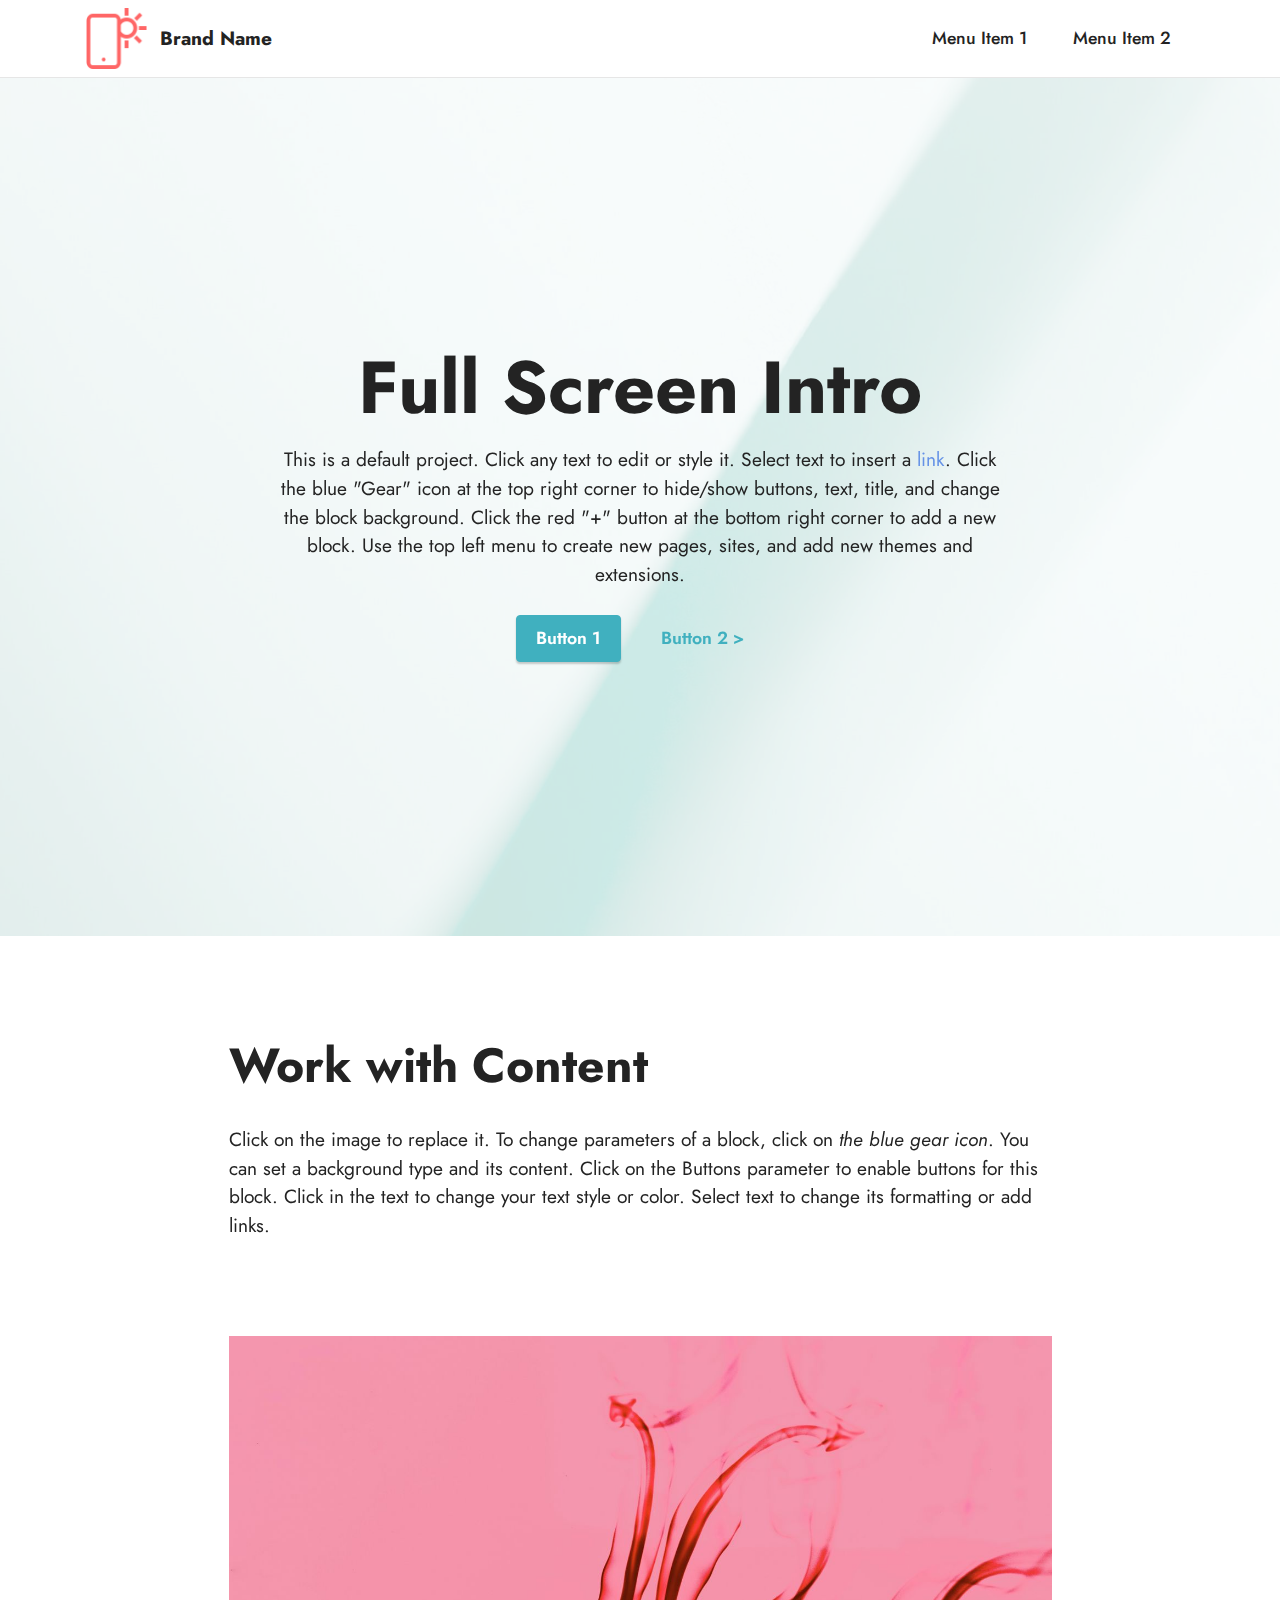
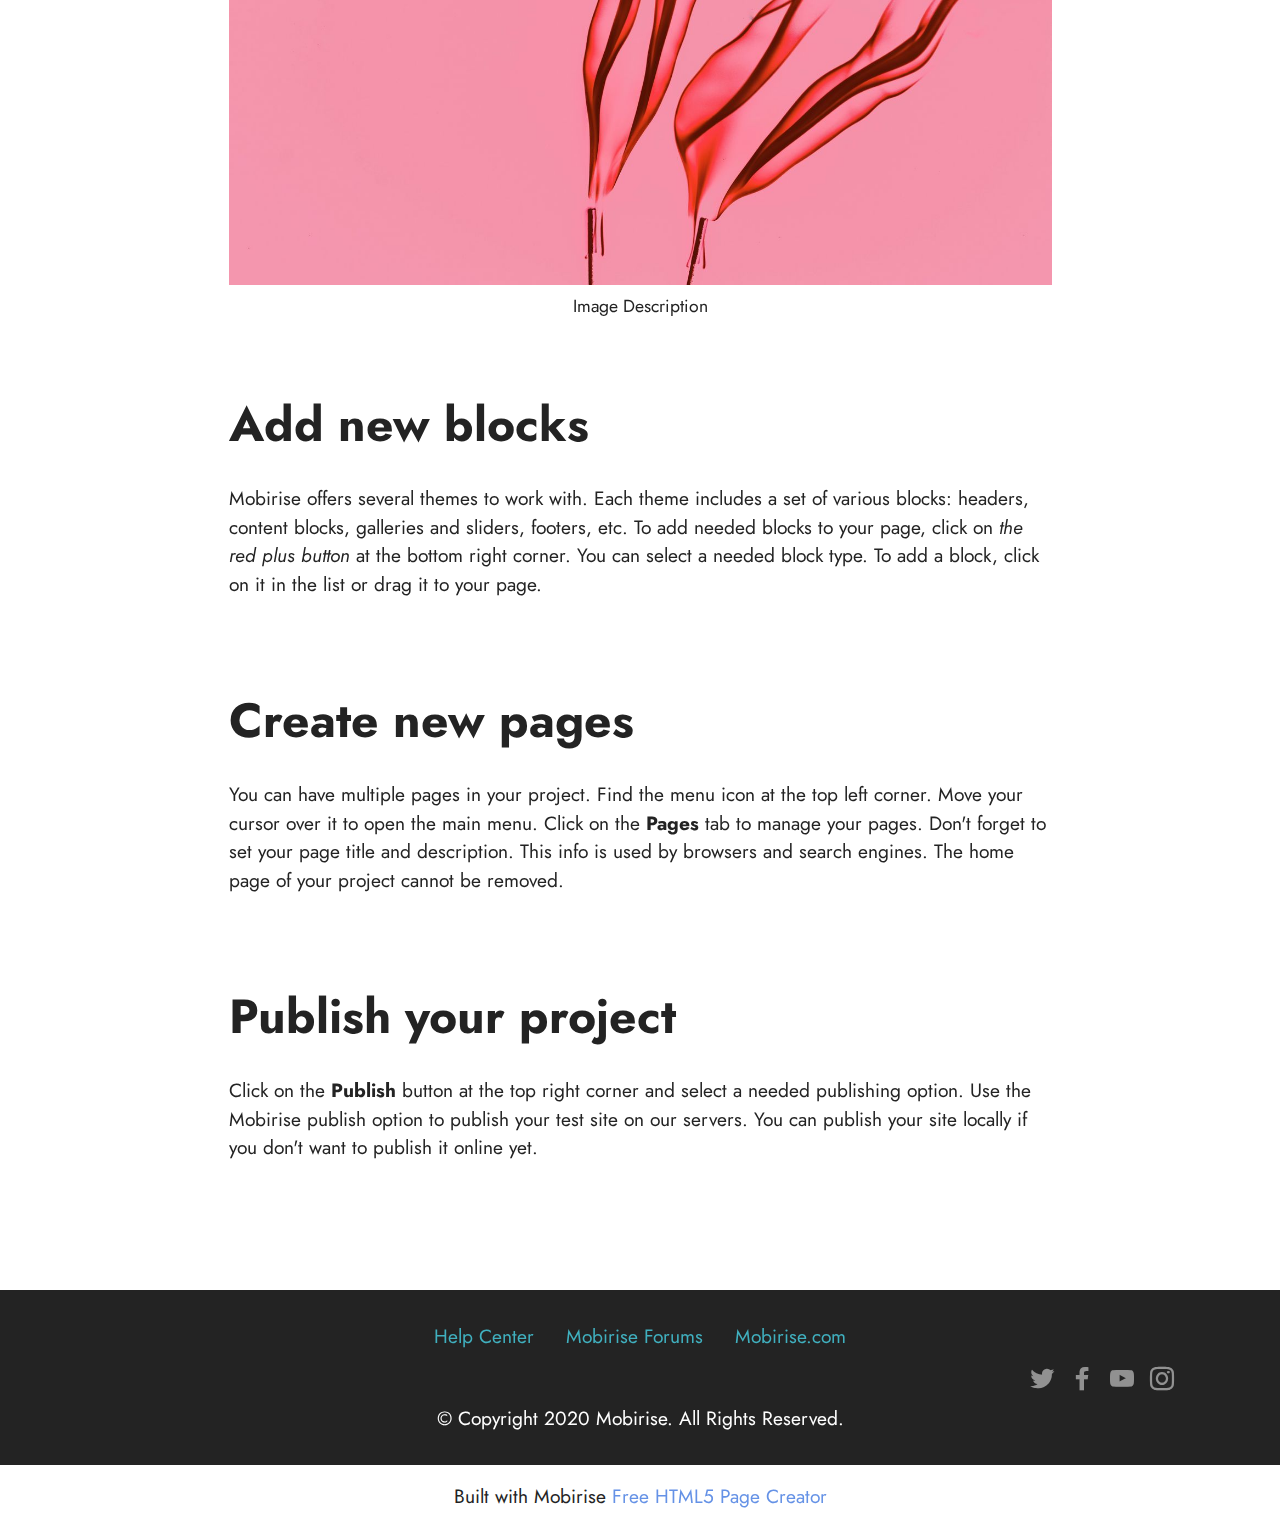
<file: index.html>
<!DOCTYPE html>
<html  >
<head>
  <!-- Site made with Mobirise Website Builder v5.6.13, https://mobirise.com -->
  <meta charset="UTF-8">
  <meta http-equiv="X-UA-Compatible" content="IE=edge">
  <meta name="generator" content="Mobirise v5.6.13, mobirise.com">
  <meta name="twitter:card" content="summary_large_image"/>
  <meta name="twitter:image:src" content="">
  <meta property="og:image" content="">
  <meta name="twitter:title" content="Home">
  <meta name="viewport" content="width=device-width, initial-scale=1, minimum-scale=1">
  <link rel="shortcut icon" href="assets/images/logo.png" type="image/x-icon">
  <meta name="description" content="">
  
  
  <title>Home</title>
  <link rel="stylesheet" href="assets/bootstrap/css/bootstrap.min.css">
  <link rel="stylesheet" href="assets/bootstrap/css/bootstrap-grid.min.css">
  <link rel="stylesheet" href="assets/bootstrap/css/bootstrap-reboot.min.css">
  <link rel="stylesheet" href="assets/parallax/jarallax.css">
  <link rel="stylesheet" href="assets/dropdown/css/style.css">
  <link rel="stylesheet" href="assets/socicon/css/styles.css">
  <link rel="stylesheet" href="assets/theme/css/style.css">
  <link rel="preload" href="https://fonts.googleapis.com/css?family=Jost:100,200,300,400,500,600,700,800,900,100i,200i,300i,400i,500i,600i,700i,800i,900i&display=swap" as="style" onload="this.onload=null;this.rel='stylesheet'">
  <noscript><link rel="stylesheet" href="https://fonts.googleapis.com/css?family=Jost:100,200,300,400,500,600,700,800,900,100i,200i,300i,400i,500i,600i,700i,800i,900i&display=swap"></noscript>
  <link rel="preload" as="style" href="assets/mobirise/css/mbr-additional.css"><link rel="stylesheet" href="assets/mobirise/css/mbr-additional.css" type="text/css">
  
  
  
  
</head>
<body>
  
  <section data-bs-version="5.1" class="menu cid-s48OLK6784" once="menu" id="menu1-h">
    
    <nav class="navbar navbar-dropdown navbar-fixed-top navbar-expand-lg">
        <div class="container">
            <div class="navbar-brand">
                <span class="navbar-logo">
                    <a href="https://mobiri.se">
                        <img src="assets/images/logo.png" alt="Mobirise Website Builder" style="height: 3.8rem;">
                    </a>
                </span>
                <span class="navbar-caption-wrap"><a class="navbar-caption text-black display-7" href="https://mobiri.se">Brand Name</a></span>
            </div>
            <button class="navbar-toggler" type="button" data-toggle="collapse" data-bs-toggle="collapse" data-target="#navbarSupportedContent" data-bs-target="#navbarSupportedContent" aria-controls="navbarNavAltMarkup" aria-expanded="false" aria-label="Toggle navigation">
                <div class="hamburger">
                    <span></span>
                    <span></span>
                    <span></span>
                    <span></span>
                </div>
            </button>
            <div class="collapse navbar-collapse" id="navbarSupportedContent">
                <ul class="navbar-nav nav-dropdown nav-right" data-app-modern-menu="true"><li class="nav-item"><a class="nav-link link text-black display-4" href="https://mobirise.com">Menu Item 1</a></li>
                    <li class="nav-item"><a class="nav-link link text-black display-4" href="https://mobirise.com">
                            Menu Item 2</a></li></ul>
                
                
            </div>
        </div>
    </nav>

</section>

<section data-bs-version="5.1" class="header1 cid-s48MCQYojq mbr-fullscreen mbr-parallax-background" id="header1-f">

    

    <div class="mbr-overlay" style="opacity: 0.8; background-color: rgb(255, 255, 255);"></div>

    <div class="align-center container">
        <div class="row justify-content-center">
            <div class="col-12 col-lg-8">
                <h1 class="mbr-section-title mbr-fonts-style mb-3 display-1"><strong>Full Screen Intro</strong></h1>
                
                <p class="mbr-text mbr-fonts-style display-7">This is a default project. Click any text to edit or style it. Select text to insert a <a href="http://mobirise.com">link</a>. Click the blue "Gear" icon at the top right corner to hide/show buttons, text, title, and change the block background. Click the red "+" button at the bottom right corner to add a new block. Use the top left menu to create new pages, sites, and add new themes and extensions.</p>
                <div class="mbr-section-btn mt-3"><a class="btn btn-success display-4" href="https://mobirise.com">Button 1</a> <a class="btn btn-success-outline display-4" href="https://mobirise.com">Button 2 &gt;</a></div>
            </div>
        </div>
    </div>
</section>

<section data-bs-version="5.1" class="content1 cid-s48udlf8KU" id="content1-8">
    
    <div class="container">
        <div class="row justify-content-center">
            <div class="title col-12 col-md-9">
                <h3 class="mbr-section-title mbr-fonts-style align-center mb-4 display-2"><strong>Work with Content</strong></h3>
                <h4 class="mbr-section-subtitle align-center mbr-fonts-style mb-4 display-7">Click on the image to replace it. To change parameters of a block, click on <em>the blue gear icon</em>. You can set a background type and its content. Click on the Buttons parameter to enable buttons for this block. Click in the text to change your text style or color. Select text to change its formatting or add links.</h4>
                
            </div>
        </div>
    </div>
</section>

<section data-bs-version="5.1" class="image3 cid-s48upRUlSD" id="image3-9">
    

    

    <div class="container">
        <div class="row justify-content-center">
            <div class="col-12 col-lg-9">
                <div class="image-wrapper">
                    <img src="assets/images/6.jpg" alt="Mobirise Website Builder">
                    <p class="mbr-description mbr-fonts-style mt-2 align-center display-4">
                        Image Description</p>
                </div>
            </div>
        </div>
    </div>
</section>

<section data-bs-version="5.1" class="content1 cid-s48vaXqeL6" id="content1-b">
    
    <div class="container">
        <div class="row justify-content-center">
            <div class="title col-12 col-md-9">
                <h3 class="mbr-section-title mbr-fonts-style align-center mb-4 display-2"><strong>Add new blocks</strong></h3>
                <h4 class="mbr-section-subtitle align-center mbr-fonts-style mb-4 display-7">Mobirise offers several themes to work with. Each theme includes a set of various blocks: headers, content blocks, galleries and sliders, footers, etc. To add needed blocks to your page, click on <em>the red plus button </em>at the bottom right corner. You can select a needed block type. To add a block, click on it in the list or drag it to your page.</h4>
                
            </div>
        </div>
    </div>
</section>

<section data-bs-version="5.1" class="content1 cid-s48vnjULo4" id="content1-c">
    
    <div class="container">
        <div class="row justify-content-center">
            <div class="title col-12 col-md-9">
                <h3 class="mbr-section-title mbr-fonts-style align-center mb-4 display-2"><strong>Create new pages</strong></h3>
                <h4 class="mbr-section-subtitle align-center mbr-fonts-style mb-4 display-7">You can have multiple pages in your project. Find the menu icon at the top left corner. Move your cursor over it to open the main menu. Click on the <strong>Pages </strong>tab to manage your pages. Don't forget to set your page title and description. This info is used by browsers and search engines. The home page of your project cannot be removed.</h4>
                
            </div>
        </div>
    </div>
</section>

<section data-bs-version="5.1" class="content1 cid-s48vrXhP0J" id="content1-d">
    
    <div class="container">
        <div class="row justify-content-center">
            <div class="title col-12 col-md-9">
                <h3 class="mbr-section-title mbr-fonts-style align-center mb-4 display-2"><strong>Publish your project
</strong></h3>
                <h4 class="mbr-section-subtitle align-center mbr-fonts-style mb-4 display-7">Click on the <strong>Publish </strong>button at the top right corner and select a needed publishing option. Use the Mobirise publish option to publish your test site on our servers. You can publish your site locally if you don't want to publish it online yet.</h4>
                
            </div>
        </div>
    </div>
</section>

<section data-bs-version="5.1" class="footer3 cid-s48P1Icc8J" once="footers" id="footer3-i">

    

    

    <div class="container">
        <div class="media-container-row align-center mbr-white">
            <div class="row row-links">
                <ul class="foot-menu">
                    
                    
                    
                    
                    
                <li class="foot-menu-item mbr-fonts-style display-7"><a href="https://mobirise.com/help/" class="text-success">Help Center</a></li><li class="foot-menu-item mbr-fonts-style display-7"><a href="http://forums.mobirise.com/" class="text-success">Mobirise Forums</a></li><li class="foot-menu-item mbr-fonts-style display-7"><a href="https://mobirise.com/" class="text-success">Mobirise.com</a></li></ul>
            </div>
            <div class="row social-row">
                <div class="social-list align-right pb-2">
                    
                    
                    
                    
                    
                    
                <div class="soc-item">
                        <a href="https://twitter.com/mobirise" target="_blank">
                            <span class="socicon-twitter socicon mbr-iconfont mbr-iconfont-social"></span>
                        </a>
                    </div><div class="soc-item">
                        <a href="https://www.facebook.com/pages/Mobirise/1616226671953247" target="_blank">
                            <span class="socicon-facebook socicon mbr-iconfont mbr-iconfont-social"></span>
                        </a>
                    </div><div class="soc-item">
                        <a href="https://www.youtube.com/c/mobirise" target="_blank">
                            <span class="socicon-youtube socicon mbr-iconfont mbr-iconfont-social"></span>
                        </a>
                    </div><div class="soc-item">
                        <a href="https://instagram.com/mobirise" target="_blank">
                            <span class="mbr-iconfont mbr-iconfont-social socicon-instagram socicon"></span>
                        </a>
                    </div></div>
            </div>
            <div class="row row-copirayt">
                <p class="mbr-text mb-0 mbr-fonts-style mbr-white align-center display-7">
                    © Copyright 2020 Mobirise. All Rights Reserved.
                </p>
            </div>
        </div>
    </div>
</section><section class="display-7" style="padding: 0;align-items: center;justify-content: center;flex-wrap: wrap;    align-content: center;display: flex;position: relative;height: 4rem;"><a href="https://mobiri.se/2868943" style="flex: 1 1;height: 4rem;position: absolute;width: 100%;z-index: 1;"><img alt="" style="height: 4rem;" src="[data-uri]"></a><p style="margin: 0;text-align: center;" class="display-7">Built with Mobirise &#8204;</p><a style="z-index:1" href="https://mobirise.com/html-builder.html">Free HTML5 Page Creator</a></section><script src="assets/bootstrap/js/bootstrap.bundle.min.js"></script>  <script src="assets/parallax/jarallax.js"></script>  <script src="assets/smoothscroll/smooth-scroll.js"></script>  <script src="assets/ytplayer/index.js"></script>  <script src="assets/dropdown/js/navbar-dropdown.js"></script>  <script src="assets/theme/js/script.js"></script>  
  
  
</body>
</html>
</file>
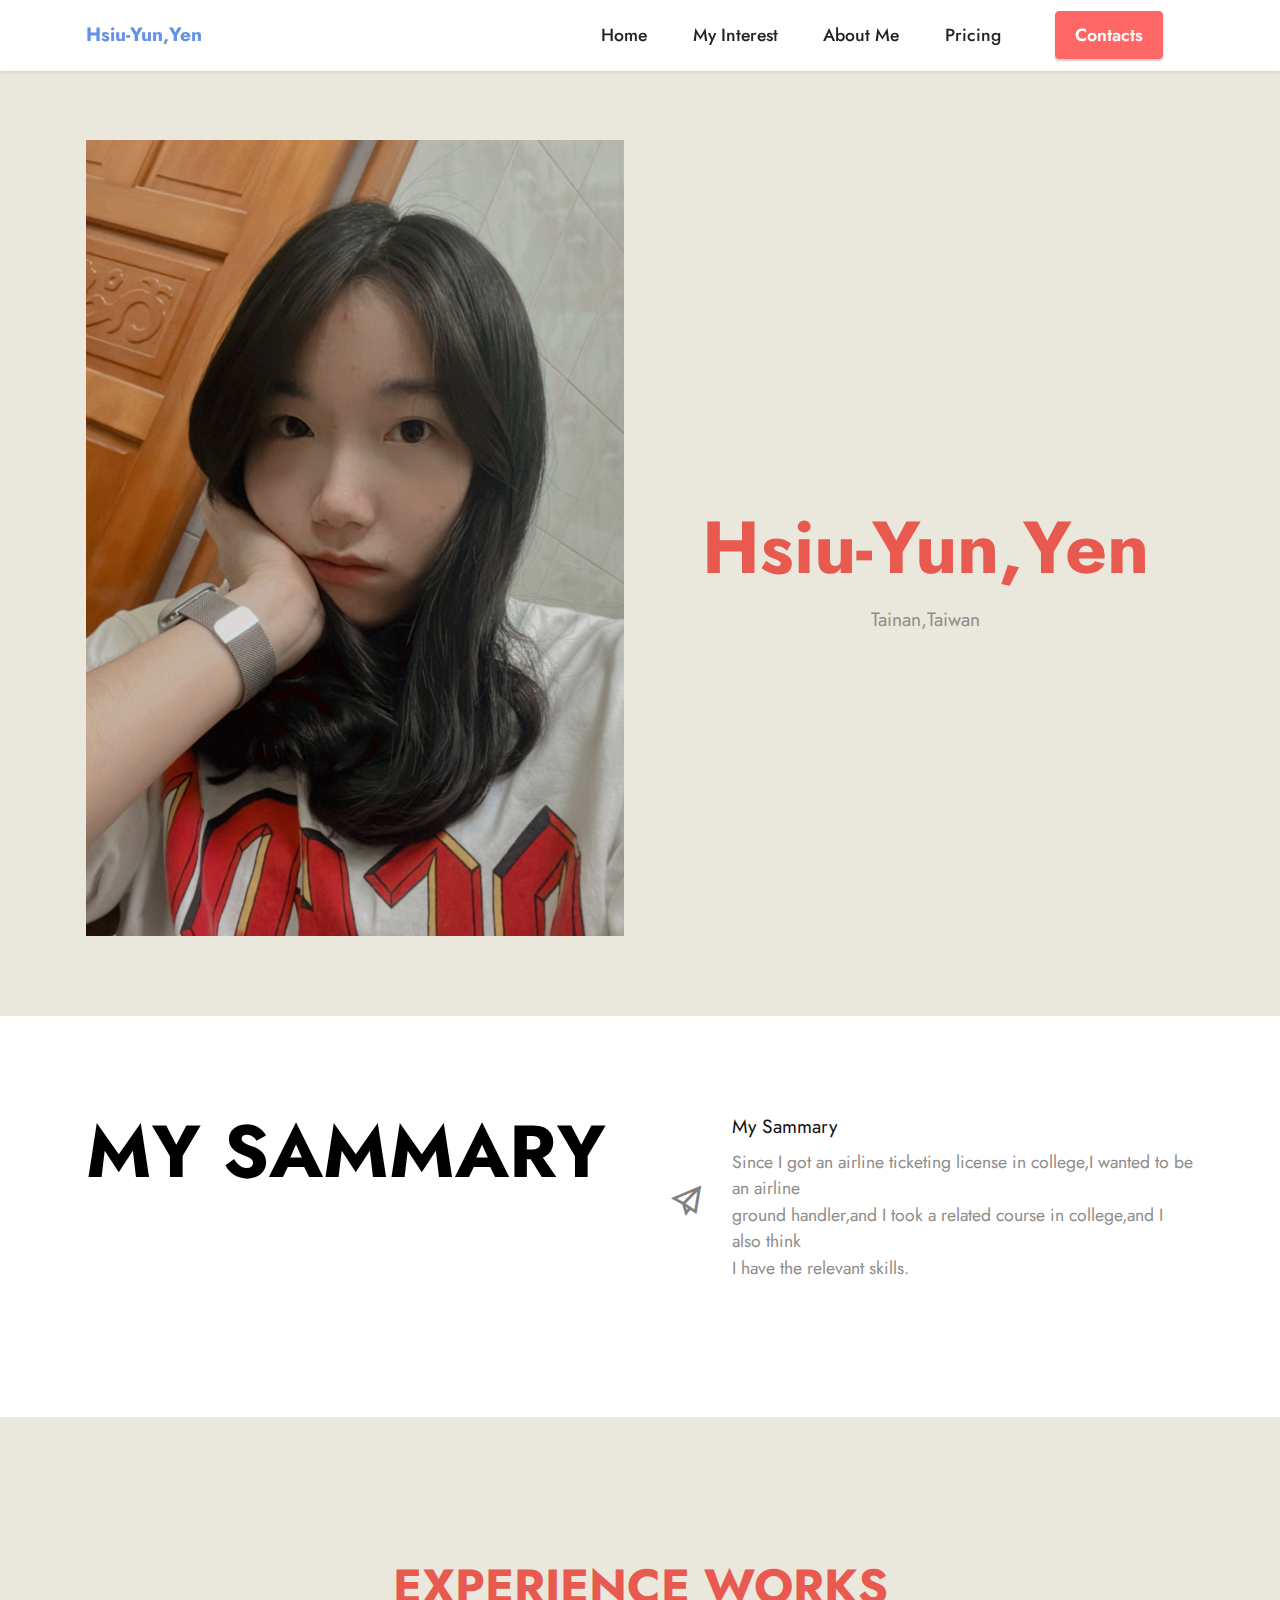
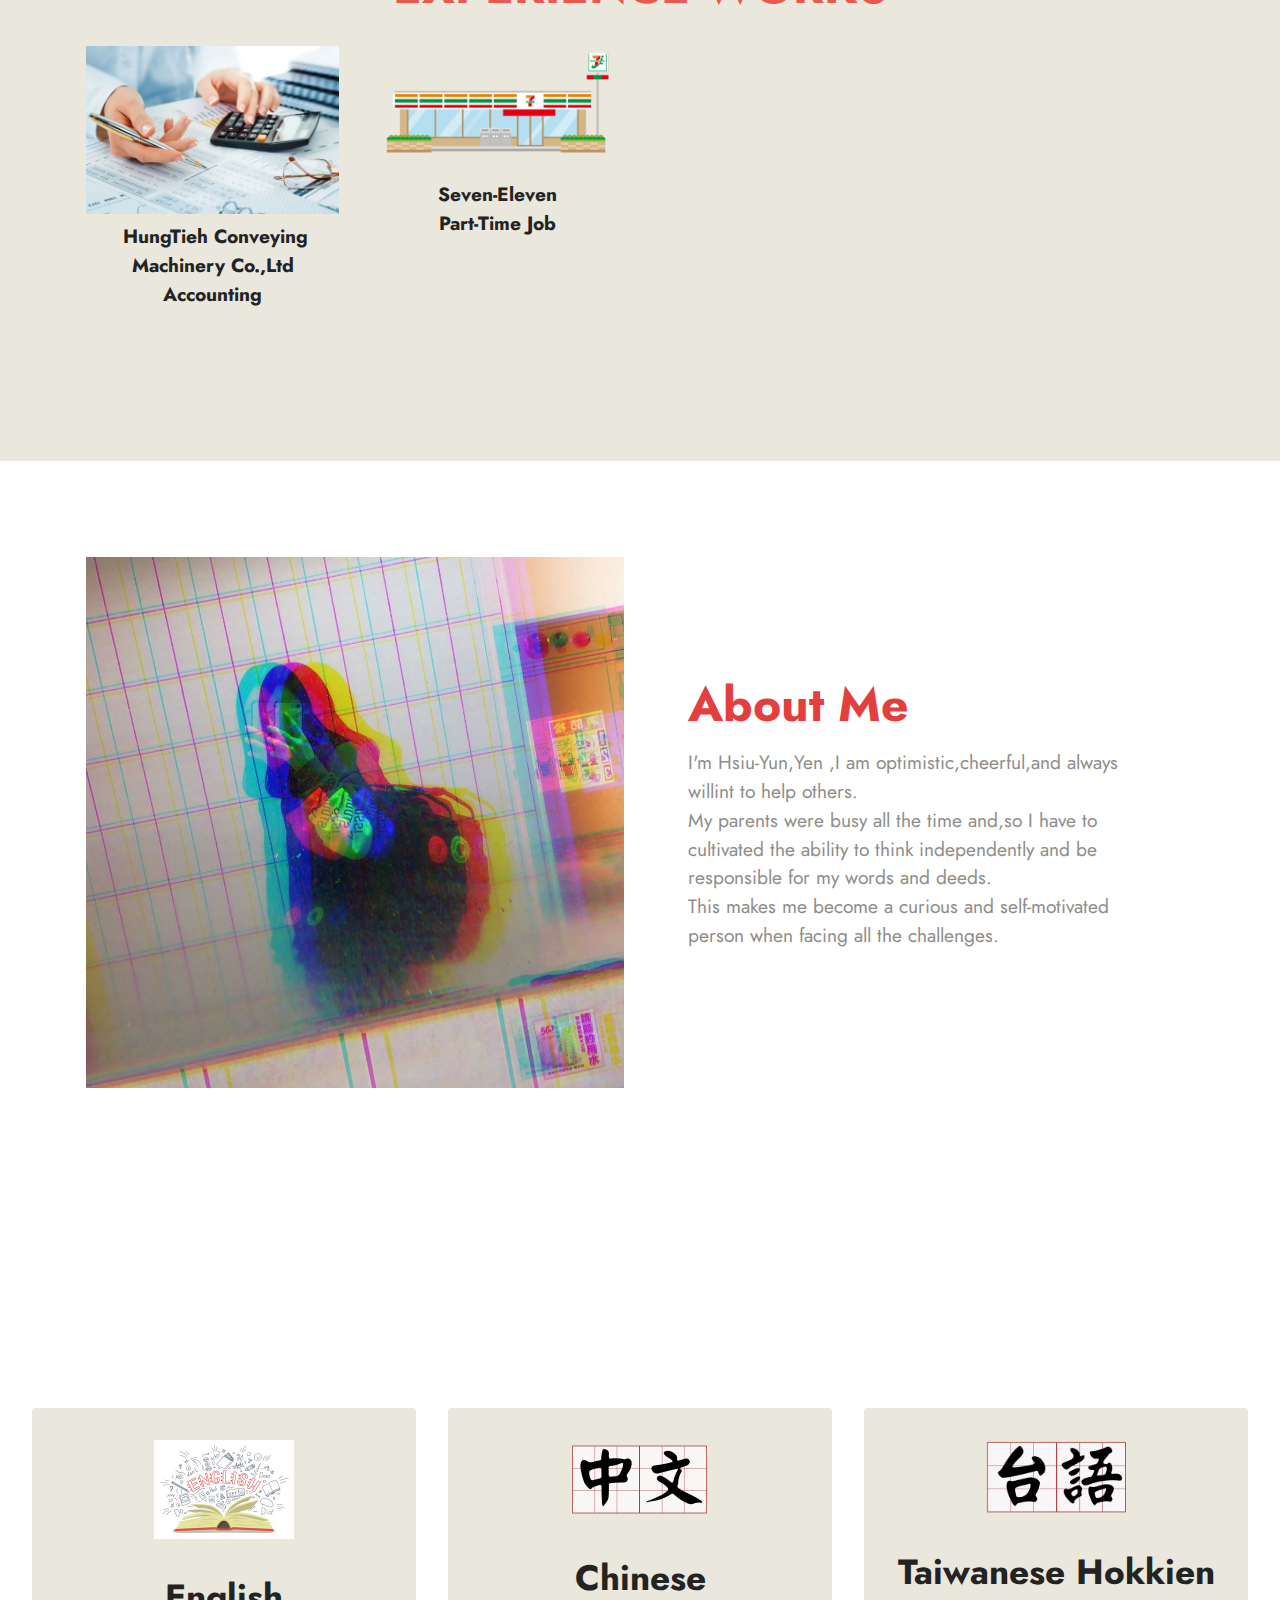
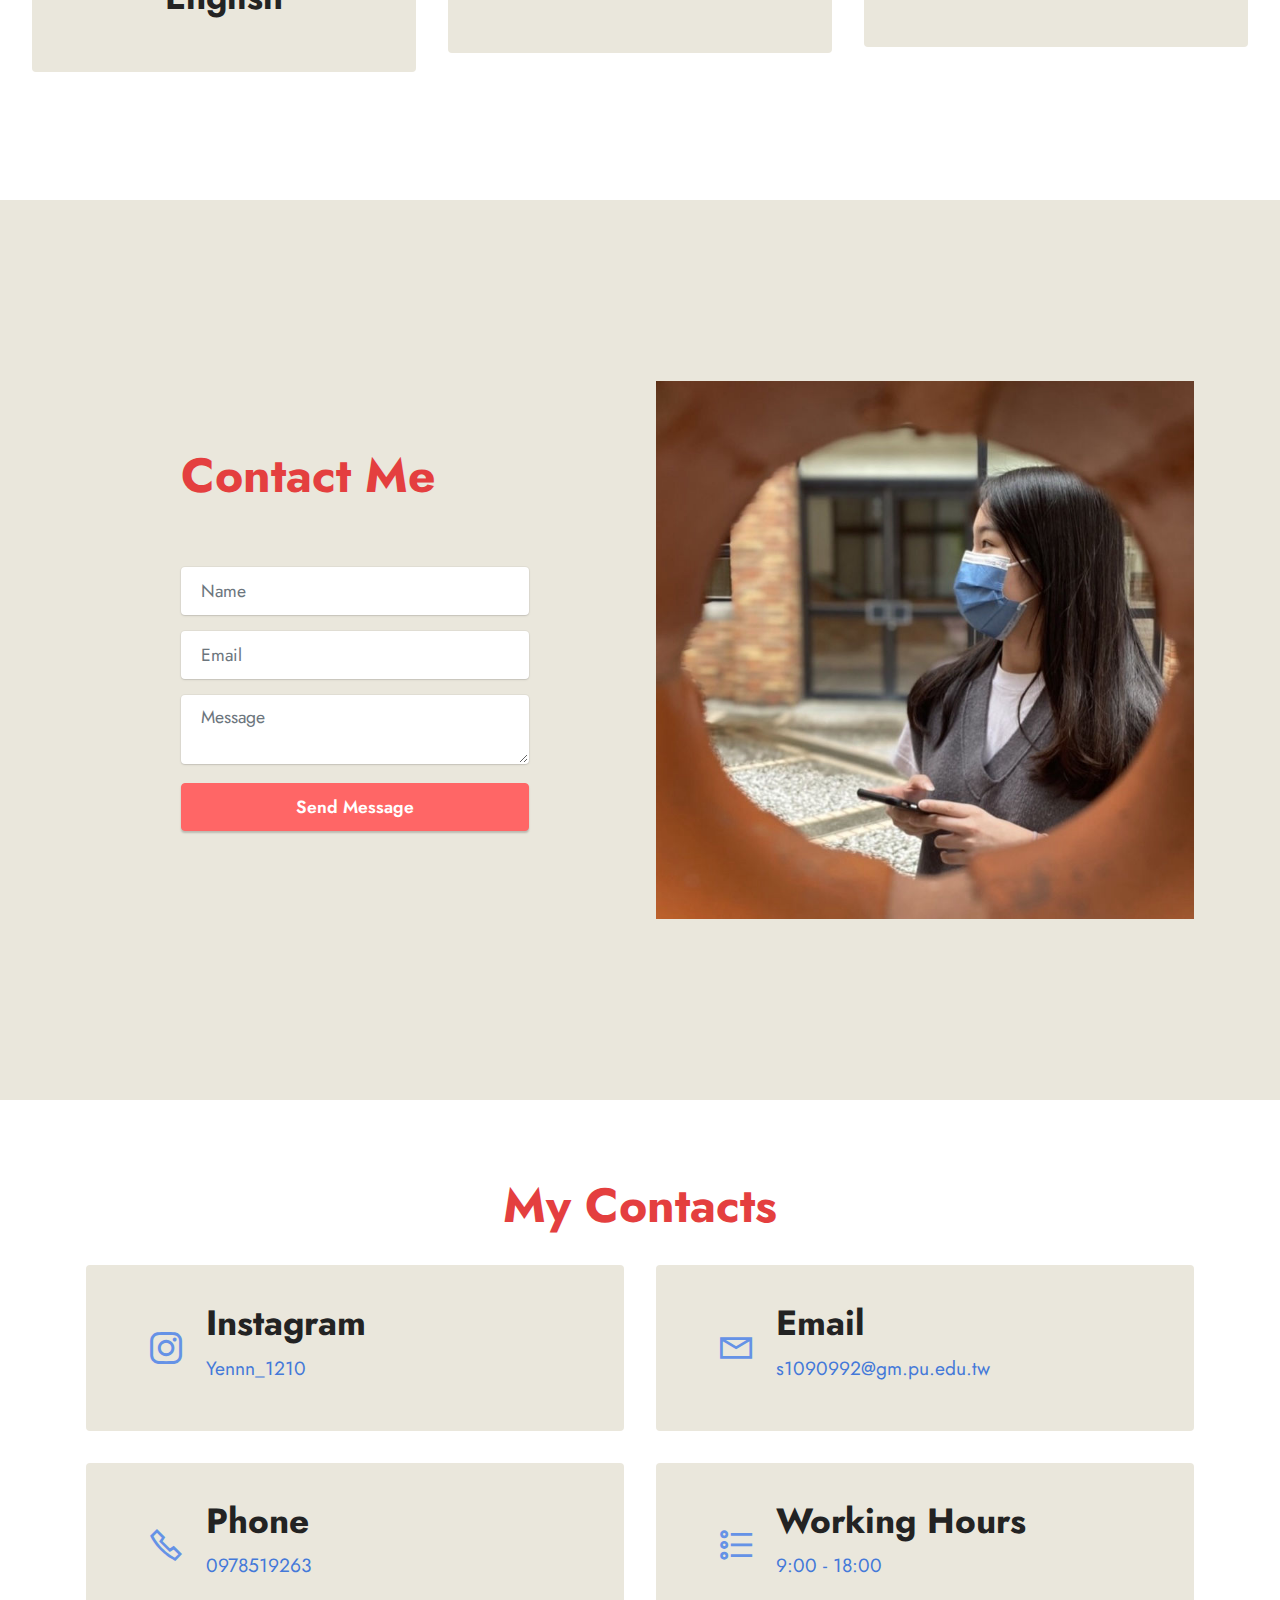
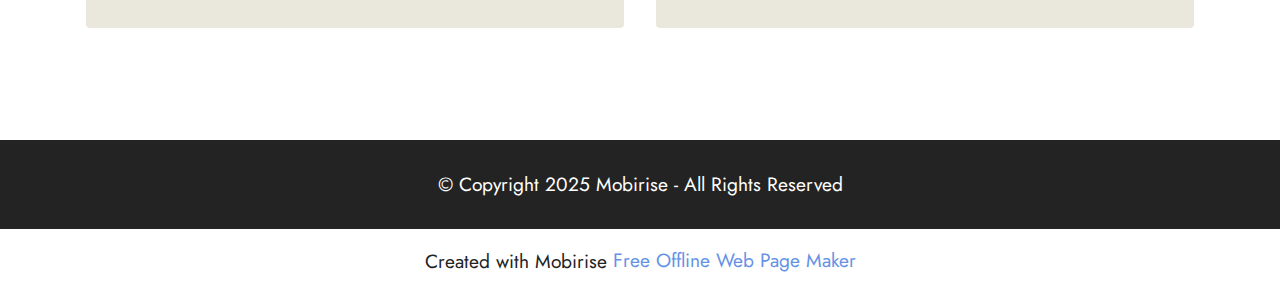
<file: page1.html>
<!DOCTYPE html>
<html  >
<head>
  <!-- Site made with Mobirise Website Builder v5.6.13, https://mobirise.com -->
  <meta charset="UTF-8">
  <meta http-equiv="X-UA-Compatible" content="IE=edge">
  <meta name="generator" content="Mobirise v5.6.13, mobirise.com">
  <meta name="twitter:card" content="summary_large_image"/>
  <meta name="twitter:image:src" content="">
  <meta property="og:image" content="">
  <meta name="twitter:title" content="Page 1">
  <meta name="viewport" content="width=device-width, initial-scale=1, minimum-scale=1">
  <link rel="shortcut icon" href="assets/images/logo.png" type="image/x-icon">
  <meta name="description" content="">
  
  
  <title>Page 1</title>
  <link rel="stylesheet" href="assets/web/assets/mobirise-icons2/mobirise2.css">
  <link rel="stylesheet" href="assets/bootstrap/css/bootstrap.min.css">
  <link rel="stylesheet" href="assets/bootstrap/css/bootstrap-grid.min.css">
  <link rel="stylesheet" href="assets/bootstrap/css/bootstrap-reboot.min.css">
  <link rel="stylesheet" href="assets/dropdown/css/style.css">
  <link rel="stylesheet" href="assets/socicon/css/styles.css">
  <link rel="stylesheet" href="assets/theme/css/style.css">
  <link rel="preload" href="https://fonts.googleapis.com/css?family=Jost:100,200,300,400,500,600,700,800,900,100i,200i,300i,400i,500i,600i,700i,800i,900i&display=swap" as="style" onload="this.onload=null;this.rel='stylesheet'">
  <noscript><link rel="stylesheet" href="https://fonts.googleapis.com/css?family=Jost:100,200,300,400,500,600,700,800,900,100i,200i,300i,400i,500i,600i,700i,800i,900i&display=swap"></noscript>
  <link rel="preload" as="style" href="assets/mobirise/css/mbr-additional.css"><link rel="stylesheet" href="assets/mobirise/css/mbr-additional.css" type="text/css">
  
  
  
  
</head>
<body>
  
  <section data-bs-version="5.1" class="menu menu2 cid-sFF0ciwnEL" once="menu" id="menu2-0">
    
    <nav class="navbar navbar-dropdown navbar-fixed-top navbar-expand-lg">
        <div class="container">
            <div class="navbar-brand">
                
                <span class="navbar-caption-wrap"><a class="navbar-caption text-primary display-7" href="https://mobiri.se">Hsiu-Yun,Yen</a></span>
            </div>
            <button class="navbar-toggler" type="button" data-toggle="collapse" data-bs-toggle="collapse" data-target="#navbarSupportedContent" data-bs-target="#navbarSupportedContent" aria-controls="navbarNavAltMarkup" aria-expanded="false" aria-label="Toggle navigation">
                <div class="hamburger">
                    <span></span>
                    <span></span>
                    <span></span>
                    <span></span>
                </div>
            </button>
            <div class="collapse navbar-collapse" id="navbarSupportedContent">
                <ul class="navbar-nav nav-dropdown" data-app-modern-menu="true"><li class="nav-item"><a class="nav-link link text-black text-primary display-4" href="#top">Home</a></li>
                    <li class="nav-item"><a class="nav-link link text-black text-primary display-4" href="index.html#gallery5-3">My Interest</a></li><li class="nav-item"><a class="nav-link link text-black text-primary display-4" href="index.html#image1-b">About Me</a></li>
                    <li class="nav-item"><a class="nav-link link text-black text-primary display-4" href="index.html#pricing2-c">Pricing</a>
                    </li></ul>
                
                <div class="navbar-buttons mbr-section-btn"><a class="btn btn-secondary display-4" href="index.html#form4-6">
                        Contacts</a></div>
            </div>
        </div>
    </nav>
</section>

<section data-bs-version="5.1" class="header11 cid-sFF0SGinka" id="header11-1">

    

    

    <div class="container">
        <div class="row justify-content-center">
            <div class="col-12 col-md-6 image-wrapper">
                <img class="w-100" src="assets/images/8ecbf707-6663-4eb1-97c4-91832d9d1e5b-1170x2080.jpeg" alt="Mobirise Website Builder">
            </div>
            <div class="col-12 col-md">
                <div class="text-wrapper text-center">
                    <h1 class="mbr-section-title mbr-fonts-style mb-3 display-1">
                        <strong>
</strong><div><strong><br></strong></div><div><strong>Hsiu-Yun,Yen</strong></div></h1>
                    <p class="mbr-text mbr-fonts-style display-7">Tainan,Taiwan</p>
                    
                </div>
            </div>
        </div>
    </div>
</section>

<section data-bs-version="5.1" class="features12 cid-sFF3eJNZDT" id="features13-2">

    
    
    <div class="container">
        <div class="row justify-content-center">
            <div class="col-12 col-lg-6">
                <div class="card-wrapper">
                    <div class="card-box align-left">
                        <h4 class="card-title mbr-fonts-style mb-4 display-1"><strong>MY SAMMARY</strong></h4>
                        
                        
                    </div>
                </div>
            </div>
            <div class="col-12 col-lg-6">
                <div class="item mbr-flex">
                    <div class="icon-box">
                        <span class="mbr-iconfont mobi-mbri-paper-plane mobi-mbri"></span>
                    </div>
                    <div class="text-box">
                        <h4 class="icon-title mbr-black mbr-fonts-style display-7">My Sammary</h4>
                        <h5 class="icon-text mbr-black mbr-fonts-style display-4">Since I got an airline ticketing license in college,I wanted to be an airline<br>ground handler,and I took a related course in college,and I also think<br>I have the relevant skills.</h5>
                    </div>
                </div>
                
                
            </div>
        </div>
    </div>
</section>

<section data-bs-version="5.1" class="gallery5 mbr-gallery cid-sFF3kfZheU" id="gallery5-3">
    

    

    <div class="container">
        <div class="mbr-section-head">
            <h3 class="mbr-section-title mbr-fonts-style align-center m-0 display-2"><strong>EXPERIENCE WORKS</strong></h3>
            
        </div>
        <div class="row mbr-gallery mt-4">
            
            
            <div class="col-12 col-md-6 col-lg-3 item gallery-image active">
                <div class="item-wrapper" data-toggle="modal" data-bs-toggle="modal" data-target="#tlaqv1VHYD-modal" data-bs-target="#tlaqv1VHYD-modal">
                    <img class="w-100" src="assets/images/accounting.jpeg.webp" alt="Mobirise Website Builder" data-slide-to="0" data-bs-slide-to="0" data-target="#lb-tlaqv1VHYD" data-bs-target="#lb-tlaqv1VHYD">
                    <div class="icon-wrapper">
                        <span class="mobi-mbri mobi-mbri-search mbr-iconfont mbr-iconfont-btn"></span>
                    </div>
                </div>
                <h6 class="mbr-item-subtitle mbr-fonts-style align-center mb-2 mt-2 display-7"><strong>&nbsp;HungTieh Conveying Machinery Co.,Ltd</strong><br><strong>Accounting</strong></h6>
            </div>
            <div class="col-12 col-md-6 col-lg-3 item gallery-image">
                <div class="item-wrapper" data-toggle="modal" data-bs-toggle="modal" data-target="#tlaqv1VHYD-modal" data-bs-target="#tlaqv1VHYD-modal">
                    <img class="w-100" src="assets/images/store-img-596x298.png" alt="Mobirise Website Builder" data-slide-to="1" data-bs-slide-to="1" data-target="#lb-tlaqv1VHYD" data-bs-target="#lb-tlaqv1VHYD">
                    <div class="icon-wrapper">
                        <span class="mobi-mbri mobi-mbri-search mbr-iconfont mbr-iconfont-btn"></span>
                    </div>
                </div>
                <h6 class="mbr-item-subtitle mbr-fonts-style align-center mb-2 mt-2 display-7"><strong>Seven-Eleven</strong><br><strong>Part-Time Job</strong></h6>
            </div>
        </div>

        <div class="modal mbr-slider" tabindex="-1" role="dialog" aria-hidden="true" id="tlaqv1VHYD-modal">
            <div class="modal-dialog" role="document">
                <div class="modal-content">
                    <div class="modal-body">
                        <div class="carousel slide" id="lb-tlaqv1VHYD" data-interval="5000" data-bs-interval="5000">
                            <div class="carousel-inner">
                                
                                
                                <div class="carousel-item active">
                                    <img class="d-block w-100" src="assets/images/accounting.jpeg.webp" alt="Mobirise Website Builder">
                                </div>
                                <div class="carousel-item">
                                    <img class="d-block w-100" src="assets/images/store-img-596x298.png" alt="Mobirise Website Builder">
                                </div>
                            </div>
                            <ol class="carousel-indicators">
                                <li data-slide-to="0" data-bs-slide-to="0" class="active" data-target="#lb-tlaqv1VHYD" data-bs-target="#lb-tlaqv1VHYD"></li>
                                <li data-slide-to="1" data-bs-slide-to="1" data-target="#lb-tlaqv1VHYD" data-bs-target="#lb-tlaqv1VHYD"></li>
                                
                                
                            </ol>
                            <a role="button" href="" class="close" data-dismiss="modal" data-bs-dismiss="modal" aria-label="Close">
                            </a>
                            <a class="carousel-control-prev carousel-control" role="button" data-slide="prev" data-bs-slide="prev" href="#lb-tlaqv1VHYD">
                                <span class="mobi-mbri mobi-mbri-arrow-prev" aria-hidden="true"></span>
                                <span class="sr-only visually-hidden">Previous</span>
                            </a>
                            <a class="carousel-control-next carousel-control" role="button" data-slide="next" data-bs-slide="next" href="#lb-tlaqv1VHYD">
                                <span class="mobi-mbri mobi-mbri-arrow-next" aria-hidden="true"></span>
                                <span class="sr-only visually-hidden">Next</span>
                            </a>
                        </div>
                    </div>
                </div>
            </div>
        </div>
    </div>
</section>

<section data-bs-version="5.1" class="image1 cid-sFF75ZhH2d" id="image1-b">
    

    

    <div class="container">
        <div class="row align-items-center">
            <div class="col-12 col-lg-6">
                <div class="image-wrapper">
                    <img src="assets/images/img-471-1256x2233.jpeg" alt="Mobirise Website Builder">
                    
                </div>
            </div>
            <div class="col-12 col-lg">
                <div class="text-wrapper">
                    <h3 class="mbr-section-title mbr-fonts-style mb-3 display-2">
                        <strong>About Me</strong></h3>
                    <p class="mbr-text mbr-fonts-style display-7">I'm Hsiu-Yun,Yen ,I am optimistic,cheerful,and always willint to help others.<br>My parents were busy all the time and,so I have to cultivated the ability to think independently and be responsible for my words and deeds.<br>This makes me become a curious and self-motivated person when facing all the challenges.&nbsp;</p>
                </div>
            </div>
        </div>
    </div>
</section>

<section data-bs-version="5.1" class="clients2 cid-sFF3mUy3tz" id="clients2-4">

    

    
    <div class="container-fluid">
        <div class="row justify-content-center">
            <div class="card col-12 col-md-6 col-lg-4">
                <div class="card-wrapper">
                    <div class="img-wrapper">
                        <img src="assets/images/image2-4-280x198.jpg" alt="Mobirise Website Builder">
                    </div>
                    <div class="card-box align-center">
                        
                        <h5 class="card-title mbr-fonts-style mb-3 display-5"><strong>English</strong></h5>
                        
                        
                    </div>
                </div>
            </div>
            <div class="card col-12 col-md-6 col-lg-4">
                <div class="card-wrapper">
                    <div class="img-wrapper">
                        <img src="assets/images/-280x280.png" alt="Mobirise Website Builder">
                    </div>
                    <div class="card-box align-center">
                        
                        <h5 class="card-title mbr-fonts-style mb-3 display-5"><strong>Chinese</strong></h5>
                        
                        
                    </div>
                </div>
            </div>
            <div class="card col-12 col-md-6 col-lg-4">
                <div class="card-wrapper">
                    <div class="img-wrapper">
                        <img src="assets/images/e58fb0e8aa9e.webp" alt="Mobirise Website Builder">
                    </div>
                    <div class="card-box align-center">
                        
                        <h5 class="card-title mbr-fonts-style mb-3 display-5"><strong>Taiwanese Hokkien</strong></h5>
                        
                        
                    </div>
                </div>
            </div>
            
        </div>
    </div>
</section>

<section data-bs-version="5.1" class="form4 cid-sFF3qL4anb mbr-fullscreen" id="form4-6">

    

    

    <div class="container">
        <div class="row content-wrapper justify-content-center">
            <div class="col-lg-4 offset-lg-1 mbr-form" data-form-type="formoid">
<!--Formbuilder Form-->
<form action="https://mobirise.eu/" method="POST" class="mbr-form form-with-styler" data-form-title="Form Name"><input type="hidden" name="email" data-form-email="true" value="qtubqtix7IIXrwQygL56flIS08vYiDIjWS8y5tQgv3Rc2GkZKHIdtYRsE5hE1jQVeIQ7WHNuJIQOCObnGZr0zwqWvxpM+T+bNwlwpSedRN1zHVPWeFSHV5akulrJWRbV">
<div class="row">
<div hidden="hidden" data-form-alert="" class="alert alert-success col-12">Thanks for filling out the form!</div>
<div hidden="hidden" data-form-alert-danger="" class="alert alert-danger col-12">Oops...! some problem!</div>
</div>
<div class="dragArea row">
<div class="col-lg-12 col-md-12 col-sm-12">
<h1 class="mbr-section-title mb-4 display-2"><strong>Contact Me</strong></h1>
</div>
<div class="col-lg-12 col-md-12 col-sm-12">
<p class="mbr-text mbr-fonts-style mb-4 display-7"></p>
</div>
<div data-for="name" class="col-lg-12 col-md col-12 form-group mb-3">
<input type="text" name="name" placeholder="Name" data-form-field="name" class="form-control display-7" value="" id="name-form4-6">
</div>
<div data-for="email" class="col-lg-12 col-md col-12 form-group mb-3">
<input type="email" name="email" placeholder="Email" data-form-field="email" class="form-control display-7" value="" id="email-form4-6">
</div>
<div class="col-lg-12 col-md-12 col-sm-12 form-group" data-for="textarea">
<textarea name="textarea" placeholder="Message" data-form-field="textarea" class="form-control display-7" id="textarea-form4-6"></textarea>
</div>
<div class="col-12 col-md-auto mbr-section-btn"><button type="submit" class="btn btn-secondary display-4">Send Message</button></div>
</div>
</form><!--Formbuilder Form-->
</div>
            <div class="col-lg-6 offset-lg-1 col-12">
                <div class="image-wrapper">
                    <img class="w-100" src="assets/images/img-6526-766x766.jpg" alt="Mobirise Website Builder">
                </div>
            </div>
        </div>
    </div>
</section>

<section data-bs-version="5.1" class="contacts2 cid-sFF3B84VW8" id="contacts2-8">
    <!---->
    
    
    <div class="container">
        <div class="mbr-section-head">
            <h3 class="mbr-section-title mbr-fonts-style align-center mb-0 display-2">
                <strong>My Contacts</strong>
            </h3>
            
        </div>
        <div class="row justify-content-center mt-4">
            <div class="card col-12 col-md-6">
                <div class="card-wrapper">
                    <div class="image-wrapper">
                        <span class="mbr-iconfont socicon-instagram socicon"></span>
                    </div>
                    <div class="text-wrapper">
                        <h6 class="card-title mbr-fonts-style mb-1 display-5"><strong>Instagram</strong></h6>
                        <p class="mbr-text mbr-fonts-style display-7">Yennn_1210</p>
                    </div>
                </div>
            </div>
            <div class="card col-12 col-md-6">
                <div class="card-wrapper">
                    <div class="image-wrapper">
                        <span class="mbr-iconfont mobi-mbri-letter mobi-mbri"></span>
                    </div>
                    <div class="text-wrapper">
                        <h6 class="card-title mbr-fonts-style mb-1 display-5">
                            <strong>Email</strong>
                        </h6>
                        <p class="mbr-text mbr-fonts-style display-7">s1090992@gm.pu.edu.tw</p>
                    </div>
                </div>
            </div>
            <div class="card col-12 col-md-6">
                <div class="card-wrapper">
                    <div class="image-wrapper">
                        <span class="mbr-iconfont mobi-mbri-phone mobi-mbri"></span>
                    </div>
                    <div class="text-wrapper">
                        <h6 class="card-title mbr-fonts-style mb-1 display-5"><strong>Phone</strong></h6>
                        <p class="mbr-text mbr-fonts-style display-7">0978519263</p>
                    </div>
                </div>
            </div>
            <div class="card col-12 col-md-6">
                <div class="card-wrapper">
                    <div class="image-wrapper">
                        <span class="mbr-iconfont mobi-mbri-bulleted-list mobi-mbri"></span>
                    </div>
                    <div class="text-wrapper">
                        <h6 class="card-title mbr-fonts-style mb-1 display-5">
                            <strong>Working Hours</strong>
                        </h6>
                        <p class="mbr-text mbr-fonts-style display-7">
                            9:00 - 18:00
                        </p>
                    </div>
                </div>
            </div>
        </div>
    </div>
</section>

<section data-bs-version="5.1" class="footer7 cid-sFF3CYc3p7" once="footers" id="footer7-9">

    

    

    <div class="container">
        <div class="media-container-row align-center mbr-white">
            <div class="col-12">
                <p class="mbr-text mb-0 mbr-fonts-style display-7">
                    © Copyright 2025 Mobirise - All Rights Reserved
                </p>
            </div>
        </div>
    </div>
</section><section class="display-7" style="padding: 0;align-items: center;justify-content: center;flex-wrap: wrap;    align-content: center;display: flex;position: relative;height: 4rem;"><a href="https://mobiri.se/2868943" style="flex: 1 1;height: 4rem;position: absolute;width: 100%;z-index: 1;"><img alt="" style="height: 4rem;" src="[data-uri]"></a><p style="margin: 0;text-align: center;" class="display-7">Created with Mobirise &#8204;</p><a style="z-index:1" href="https://mobirise.com/offline-website-builder.html">Free Offline Web Page Maker</a></section><script src="assets/bootstrap/js/bootstrap.bundle.min.js"></script>  <script src="assets/smoothscroll/smooth-scroll.js"></script>  <script src="assets/ytplayer/index.js"></script>  <script src="assets/dropdown/js/navbar-dropdown.js"></script>  <script src="assets/theme/js/script.js"></script>  <script src="assets/formoid/formoid.min.js"></script>  
  
  
</body>
</html>
</file>
<file: assets/parallax/jarallax.css>
.jarallax {
    position: relative;
    z-index: 0;
}
.jarallax > .jarallax-img {
    position: absolute;
    object-fit: cover;
    /* support for plugin https://github.com/bfred-it/object-fit-images */
    font-family: 'object-fit: cover;';
    top: 0;
    left: 0;
    width: 100%;
    height: 100%;
    z-index: -1;
}
</file>
<file: assets/dropdown/css/style.css>
.navbar-dropdown {
  left: 0;
  padding: 0;
  position: absolute;
  right: 0;
  top: 0;
  transition: all 0.45s ease;
  z-index: 1030;
  background: #282828; }
  .navbar-dropdown .navbar-logo {
    margin-right: 0.8rem;
    transition: margin 0.3s ease-in-out;
    vertical-align: middle; }
    .navbar-dropdown .navbar-logo img {
      height: 3.125rem;
      transition: all 0.3s ease-in-out; }
    .navbar-dropdown .navbar-logo.mbr-iconfont {
      font-size: 3.125rem;
      line-height: 3.125rem; }
  .navbar-dropdown .navbar-caption {
    font-weight: 700;
    white-space: normal;
    vertical-align: -4px;
    line-height: 3.125rem !important; }
    .navbar-dropdown .navbar-caption, .navbar-dropdown .navbar-caption:hover {
      color: inherit;
      text-decoration: none; }
  .navbar-dropdown .mbr-iconfont + .navbar-caption {
    vertical-align: -1px; }
  .navbar-dropdown.navbar-fixed-top {
    position: fixed; }
  .navbar-dropdown .navbar-brand span {
    vertical-align: -4px; }
  .navbar-dropdown.bg-color.transparent {
    background: none; }
  .navbar-dropdown.navbar-short .navbar-brand {
    padding: 0.625rem 0; }
    .navbar-dropdown.navbar-short .navbar-brand span {
      vertical-align: -1px; }
  .navbar-dropdown.navbar-short .navbar-caption {
    line-height: 2.375rem !important;
    vertical-align: -2px; }
  .navbar-dropdown.navbar-short .navbar-logo {
    margin-right: 0.5rem; }
    .navbar-dropdown.navbar-short .navbar-logo img {
      height: 2.375rem; }
    .navbar-dropdown.navbar-short .navbar-logo.mbr-iconfont {
      font-size: 2.375rem;
      line-height: 2.375rem; }
  .navbar-dropdown.navbar-short .mbr-table-cell {
    height: 3.625rem; }
  .navbar-dropdown .navbar-close {
    left: 0.6875rem;
    position: fixed;
    top: 0.75rem;
    z-index: 1000; }
  .navbar-dropdown .hamburger-icon {
    content: "";
    display: inline-block;
    vertical-align: middle;
    width: 16px;
    -webkit-box-shadow: 0 -6px 0 1px #282828,0 0 0 1px #282828,0 6px 0 1px #282828;
    -moz-box-shadow: 0 -6px 0 1px #282828,0 0 0 1px #282828,0 6px 0 1px #282828;
    box-shadow: 0 -6px 0 1px #282828,0 0 0 1px #282828,0 6px 0 1px #282828; }

.dropdown-menu .dropdown-toggle[data-toggle="dropdown-submenu"]::after {
  border-bottom: 0.35em solid transparent;
  border-left: 0.35em solid;
  border-right: 0;
  border-top: 0.35em solid transparent;
  margin-left: 0.3rem; }

.dropdown-menu .dropdown-item:focus {
  outline: 0; }

.nav-dropdown {
  font-size: 0.75rem;
  font-weight: 500;
  height: auto !important; }
  .nav-dropdown .nav-btn {
    padding-left: 1rem; }
  .nav-dropdown .link {
    margin: .667em 1.667em;
    font-weight: 500;
    padding: 0;
    transition: color .2s ease-in-out; }
    .nav-dropdown .link.dropdown-toggle {
      margin-right: 2.583em; }
      .nav-dropdown .link.dropdown-toggle::after {
        margin-left: .25rem;
        border-top: 0.35em solid;
        border-right: 0.35em solid transparent;
        border-left: 0.35em solid transparent;
        border-bottom: 0; }
      .nav-dropdown .link.dropdown-toggle[aria-expanded="true"] {
        margin: 0;
        padding: 0.667em 3.263em  0.667em 1.667em; }
  .nav-dropdown .link::after,
  .nav-dropdown .dropdown-item::after {
    color: inherit; }
  .nav-dropdown .btn {
    font-size: 0.75rem;
    font-weight: 700;
    letter-spacing: 0;
    margin-bottom: 0;
    padding-left: 1.25rem;
    padding-right: 1.25rem; }
  .nav-dropdown .dropdown-menu {
    border-radius: 0;
    border: 0;
    left: 0;
    margin: 0;
    padding-bottom: 1.25rem;
    padding-top: 1.25rem;
    position: relative; }
  .nav-dropdown .dropdown-submenu {
    margin-left: 0.125rem;
    top: 0; }
  .nav-dropdown .dropdown-item {
    font-weight: 500;
    line-height: 2;
    padding: 0.3846em 4.615em 0.3846em 1.5385em;
    position: relative;
    transition: color .2s ease-in-out, background-color .2s ease-in-out; }
    .nav-dropdown .dropdown-item::after {
      margin-top: -0.3077em;
      position: absolute;
      right: 1.1538em;
      top: 50%; }
    .nav-dropdown .dropdown-item:focus, .nav-dropdown .dropdown-item:hover {
      background: none; }

@media (max-width: 767px) {
  .nav-dropdown.navbar-toggleable-sm {
    bottom: 0;
    display: none;
    left: 0;
    overflow-x: hidden;
    position: fixed;
    top: 0;
    transform: translateX(-100%);
    -ms-transform: translateX(-100%);
    -webkit-transform: translateX(-100%);
    width: 18.75rem;
    z-index: 999; } }
.nav-dropdown.navbar-toggleable-xl {
  bottom: 0;
  display: none;
  left: 0;
  overflow-x: hidden;
  position: fixed;
  top: 0;
  transform: translateX(-100%);
  -ms-transform: translateX(-100%);
  -webkit-transform: translateX(-100%);
  width: 18.75rem;
  z-index: 999; }

.nav-dropdown-sm {
  display: block !important;
  overflow-x: hidden;
  overflow: auto;
  padding-top: 3.875rem; }
  .nav-dropdown-sm::after {
    content: "";
    display: block;
    height: 3rem;
    width: 100%; }
  .nav-dropdown-sm.collapse.in ~ .navbar-close {
    display: block !important; }
  .nav-dropdown-sm.collapsing, .nav-dropdown-sm.collapse.in {
    transform: translateX(0);
    -ms-transform: translateX(0);
    -webkit-transform: translateX(0);
    transition: all 0.25s ease-out;
    -webkit-transition: all 0.25s ease-out;
    background: #282828; }
  .nav-dropdown-sm.collapsing[aria-expanded="false"] {
    transform: translateX(-100%);
    -ms-transform: translateX(-100%);
    -webkit-transform: translateX(-100%); }
  .nav-dropdown-sm .nav-item {
    display: block;
    margin-left: 0 !important;
    padding-left: 0; }
  .nav-dropdown-sm .link,
  .nav-dropdown-sm .dropdown-item {
    border-top: 1px dotted rgba(255, 255, 255, 0.1);
    font-size: 0.8125rem;
    line-height: 1.6;
    margin: 0 !important;
    padding: 0.875rem 2.4rem 0.875rem 1.5625rem !important;
    position: relative;
    white-space: normal; }
    .nav-dropdown-sm .link:focus, .nav-dropdown-sm .link:hover,
    .nav-dropdown-sm .dropdown-item:focus,
    .nav-dropdown-sm .dropdown-item:hover {
      background: rgba(0, 0, 0, 0.2) !important;
      color: #c0a375; }
  .nav-dropdown-sm .nav-btn {
    position: relative;
    padding: 1.5625rem 1.5625rem 0 1.5625rem; }
    .nav-dropdown-sm .nav-btn::before {
      border-top: 1px dotted rgba(255, 255, 255, 0.1);
      content: "";
      left: 0;
      position: absolute;
      top: 0;
      width: 100%; }
    .nav-dropdown-sm .nav-btn + .nav-btn {
      padding-top: 0.625rem; }
      .nav-dropdown-sm .nav-btn + .nav-btn::before {
        display: none; }
  .nav-dropdown-sm .btn {
    padding: 0.625rem 0; }
  .nav-dropdown-sm .dropdown-toggle[data-toggle="dropdown-submenu"]::after {
    margin-left: .25rem;
    border-top: 0.35em solid;
    border-right: 0.35em solid transparent;
    border-left: 0.35em solid transparent;
    border-bottom: 0; }
  .nav-dropdown-sm .dropdown-toggle[data-toggle="dropdown-submenu"][aria-expanded="true"]::after {
    border-top: 0;
    border-right: 0.35em solid transparent;
    border-left: 0.35em solid transparent;
    border-bottom: 0.35em solid; }
  .nav-dropdown-sm .dropdown-menu {
    margin: 0;
    padding: 0;
    position: relative;
    top: 0;
    left: 0;
    width: 100%;
    border: 0;
    float: none;
    border-radius: 0;
    background: none; }
  .nav-dropdown-sm .dropdown-submenu {
    left: 100%;
    margin-left: 0.125rem;
    margin-top: -1.25rem;
    top: 0; }

.navbar-toggleable-sm .nav-dropdown .dropdown-menu {
  position: absolute; }

.navbar-toggleable-sm .nav-dropdown .dropdown-submenu {
  left: 100%;
  margin-left: 0.125rem;
  margin-top: -1.25rem;
  top: 0; }

.navbar-toggleable-sm.opened .nav-dropdown .dropdown-menu {
  position: relative; }

.navbar-toggleable-sm.opened .nav-dropdown .dropdown-submenu {
  left: 0;
  margin-left: 00rem;
  margin-top: 0rem;
  top: 0; }

.is-builder .nav-dropdown.collapsing {
  transition: none !important; }
</file>
<file: assets/socicon/css/styles.css>
@charset "UTF-8";

@font-face {
  font-family: 'Socicon';
  src:  url('../fonts/socicon.eot');
  src:  url('../fonts/socicon.eot?#iefix') format('embedded-opentype'),
    url('../fonts/socicon.woff2') format('woff2'),
    url('../fonts/socicon.ttf') format('truetype'),
    url('../fonts/socicon.woff') format('woff'),
    url('../fonts/socicon.svg#socicon') format('svg');
  font-weight: normal;
  font-style: normal;
  font-display: swap;
}

[data-icon]:before {
  font-family: "socicon" !important;
  content: attr(data-icon);
  font-style: normal !important;
  font-weight: normal !important;
  font-variant: normal !important;
  text-transform: none !important;
  speak: none;
  line-height: 1;
  -webkit-font-smoothing: antialiased;
  -moz-osx-font-smoothing: grayscale;
}

[class^="socicon-"], [class*=" socicon-"] {
  /* use !important to prevent issues with browser extensions that change fonts */
  font-family: 'Socicon' !important;
  speak: none;
  font-style: normal;
  font-weight: normal;
  font-variant: normal;
  text-transform: none;
  line-height: 1;

  /* Better Font Rendering =========== */
  -webkit-font-smoothing: antialiased;
  -moz-osx-font-smoothing: grayscale;
}

.socicon-eitaa:before {
  content: "\e97c";
}
.socicon-soroush:before {
  content: "\e97d";
}
.socicon-bale:before {
  content: "\e97e";
}
.socicon-zazzle:before {
  content: "\e97b";
}
.socicon-society6:before {
  content: "\e97a";
}
.socicon-redbubble:before {
  content: "\e979";
}
.socicon-avvo:before {
  content: "\e978";
}
.socicon-stitcher:before {
  content: "\e977";
}
.socicon-googlehangouts:before {
  content: "\e974";
}
.socicon-dlive:before {
  content: "\e975";
}
.socicon-vsco:before {
  content: "\e976";
}
.socicon-flipboard:before {
  content: "\e973";
}
.socicon-ubuntu:before {
  content: "\e958";
}
.socicon-artstation:before {
  content: "\e959";
}
.socicon-invision:before {
  content: "\e95a";
}
.socicon-torial:before {
  content: "\e95b";
}
.socicon-collectorz:before {
  content: "\e95c";
}
.socicon-seenthis:before {
  content: "\e95d";
}
.socicon-googleplaymusic:before {
  content: "\e95e";
}
.socicon-debian:before {
  content: "\e95f";
}
.socicon-filmfreeway:before {
  content: "\e960";
}
.socicon-gnome:before {
  content: "\e961";
}
.socicon-itchio:before {
  content: "\e962";
}
.socicon-jamendo:before {
  content: "\e963";
}
.socicon-mix:before {
  content: "\e964";
}
.socicon-sharepoint:before {
  content: "\e965";
}
.socicon-tinder:before {
  content: "\e966";
}
.socicon-windguru:before {
  content: "\e967";
}
.socicon-cdbaby:before {
  content: "\e968";
}
.socicon-elementaryos:before {
  content: "\e969";
}
.socicon-stage32:before {
  content: "\e96a";
}
.socicon-tiktok:before {
  content: "\e96b";
}
.socicon-gitter:before {
  content: "\e96c";
}
.socicon-letterboxd:before {
  content: "\e96d";
}
.socicon-threema:before {
  content: "\e96e";
}
.socicon-splice:before {
  content: "\e96f";
}
.socicon-metapop:before {
  content: "\e970";
}
.socicon-naver:before {
  content: "\e971";
}
.socicon-remote:before {
  content: "\e972";
}
.socicon-internet:before {
  content: "\e957";
}
.socicon-moddb:before {
  content: "\e94b";
}
.socicon-indiedb:before {
  content: "\e94c";
}
.socicon-traxsource:before {
  content: "\e94d";
}
.socicon-gamefor:before {
  content: "\e94e";
}
.socicon-pixiv:before {
  content: "\e94f";
}
.socicon-myanimelist:before {
  content: "\e950";
}
.socicon-blackberry:before {
  content: "\e951";
}
.socicon-wickr:before {
  content: "\e952";
}
.socicon-spip:before {
  content: "\e953";
}
.socicon-napster:before {
  content: "\e954";
}
.socicon-beatport:before {
  content: "\e955";
}
.socicon-hackerone:before {
  content: "\e956";
}
.socicon-hackernews:before {
  content: "\e946";
}
.socicon-smashwords:before {
  content: "\e947";
}
.socicon-kobo:before {
  content: "\e948";
}
.socicon-bookbub:before {
  content: "\e949";
}
.socicon-mailru:before {
  content: "\e94a";
}
.socicon-gitlab:before {
  content: "\e945";
}
.socicon-instructables:before {
  content: "\e944";
}
.socicon-portfolio:before {
  content: "\e943";
}
.socicon-codered:before {
  content: "\e940";
}
.socicon-origin:before {
  content: "\e941";
}
.socicon-nextdoor:before {
  content: "\e942";
}
.socicon-udemy:before {
  content: "\e93f";
}
.socicon-livemaster:before {
  content: "\e93e";
}
.socicon-crunchbase:before {
  content: "\e93b";
}
.socicon-homefy:before {
  content: "\e93c";
}
.socicon-calendly:before {
  content: "\e93d";
}
.socicon-realtor:before {
  content: "\e90f";
}
.socicon-tidal:before {
  content: "\e910";
}
.socicon-qobuz:before {
  content: "\e911";
}
.socicon-natgeo:before {
  content: "\e912";
}
.socicon-mastodon:before {
  content: "\e913";
}
.socicon-unsplash:before {
  content: "\e914";
}
.socicon-homeadvisor:before {
  content: "\e915";
}
.socicon-angieslist:before {
  content: "\e916";
}
.socicon-codepen:before {
  content: "\e917";
}
.socicon-slack:before {
  content: "\e918";
}
.socicon-openaigym:before {
  content: "\e919";
}
.socicon-logmein:before {
  content: "\e91a";
}
.socicon-fiverr:before {
  content: "\e91b";
}
.socicon-gotomeeting:before {
  content: "\e91c";
}
.socicon-aliexpress:before {
  content: "\e91d";
}
.socicon-guru:before {
  content: "\e91e";
}
.socicon-appstore:before {
  content: "\e91f";
}
.socicon-homes:before {
  content: "\e920";
}
.socicon-zoom:before {
  content: "\e921";
}
.socicon-alibaba:before {
  content: "\e922";
}
.socicon-craigslist:before {
  content: "\e923";
}
.socicon-wix:before {
  content: "\e924";
}
.socicon-redfin:before {
  content: "\e925";
}
.socicon-googlecalendar:before {
  content: "\e926";
}
.socicon-shopify:before {
  content: "\e927";
}
.socicon-freelancer:before {
  content: "\e928";
}
.socicon-seedrs:before {
  content: "\e929";
}
.socicon-bing:before {
  content: "\e92a";
}
.socicon-doodle:before {
  content: "\e92b";
}
.socicon-bonanza:before {
  content: "\e92c";
}
.socicon-squarespace:before {
  content: "\e92d";
}
.socicon-toptal:before {
  content: "\e92e";
}
.socicon-gust:before {
  content: "\e92f";
}
.socicon-ask:before {
  content: "\e930";
}
.socicon-trulia:before {
  content: "\e931";
}
.socicon-loomly:before {
  content: "\e932";
}
.socicon-ghost:before {
  content: "\e933";
}
.socicon-upwork:before {
  content: "\e934";
}
.socicon-fundable:before {
  content: "\e935";
}
.socicon-booking:before {
  content: "\e936";
}
.socicon-googlemaps:before {
  content: "\e937";
}
.socicon-zillow:before {
  content: "\e938";
}
.socicon-niconico:before {
  content: "\e939";
}
.socicon-toneden:before {
  content: "\e93a";
}
.socicon-augment:before {
  content: "\e908";
}
.socicon-bitbucket:before {
  content: "\e909";
}
.socicon-fyuse:before {
  content: "\e90a";
}
.socicon-yt-gaming:before {
  content: "\e90b";
}
.socicon-sketchfab:before {
  content: "\e90c";
}
.socicon-mobcrush:before {
  content: "\e90d";
}
.socicon-microsoft:before {
  content: "\e90e";
}
.socicon-pandora:before {
  content: "\e907";
}
.socicon-messenger:before {
  content: "\e906";
}
.socicon-gamewisp:before {
  content: "\e905";
}
.socicon-bloglovin:before {
  content: "\e904";
}
.socicon-tunein:before {
  content: "\e903";
}
.socicon-gamejolt:before {
  content: "\e901";
}
.socicon-trello:before {
  content: "\e902";
}
.socicon-spreadshirt:before {
  content: "\e900";
}
.socicon-500px:before {
  content: "\e000";
}
.socicon-8tracks:before {
  content: "\e001";
}
.socicon-airbnb:before {
  content: "\e002";
}
.socicon-alliance:before {
  content: "\e003";
}
.socicon-amazon:before {
  content: "\e004";
}
.socicon-amplement:before {
  content: "\e005";
}
.socicon-android:before {
  content: "\e006";
}
.socicon-angellist:before {
  content: "\e007";
}
.socicon-apple:before {
  content: "\e008";
}
.socicon-appnet:before {
  content: "\e009";
}
.socicon-baidu:before {
  content: "\e00a";
}
.socicon-bandcamp:before {
  content: "\e00b";
}
.socicon-battlenet:before {
  content: "\e00c";
}
.socicon-mixer:before {
  content: "\e00d";
}
.socicon-bebee:before {
  content: "\e00e";
}
.socicon-bebo:before {
  content: "\e00f";
}
.socicon-behance:before {
  content: "\e010";
}
.socicon-blizzard:before {
  content: "\e011";
}
.socicon-blogger:before {
  content: "\e012";
}
.socicon-buffer:before {
  content: "\e013";
}
.socicon-chrome:before {
  content: "\e014";
}
.socicon-coderwall:before {
  content: "\e015";
}
.socicon-curse:before {
  content: "\e016";
}
.socicon-dailymotion:before {
  content: "\e017";
}
.socicon-deezer:before {
  content: "\e018";
}
.socicon-delicious:before {
  content: "\e019";
}
.socicon-deviantart:before {
  content: "\e01a";
}
.socicon-diablo:before {
  content: "\e01b";
}
.socicon-digg:before {
  content: "\e01c";
}
.socicon-discord:before {
  content: "\e01d";
}
.socicon-disqus:before {
  content: "\e01e";
}
.socicon-douban:before {
  content: "\e01f";
}
.socicon-draugiem:before {
  content: "\e020";
}
.socicon-dribbble:before {
  content: "\e021";
}
.socicon-drupal:before {
  content: "\e022";
}
.socicon-ebay:before {
  content: "\e023";
}
.socicon-ello:before {
  content: "\e024";
}
.socicon-endomodo:before {
  content: "\e025";
}
.socicon-envato:before {
  content: "\e026";
}
.socicon-etsy:before {
  content: "\e027";
}
.socicon-facebook:before {
  content: "\e028";
}
.socicon-feedburner:before {
  content: "\e029";
}
.socicon-filmweb:before {
  content: "\e02a";
}
.socicon-firefox:before {
  content: "\e02b";
}
.socicon-flattr:before {
  content: "\e02c";
}
.socicon-flickr:before {
  content: "\e02d";
}
.socicon-formulr:before {
  content: "\e02e";
}
.socicon-forrst:before {
  content: "\e02f";
}
.socicon-foursquare:before {
  content: "\e030";
}
.socicon-friendfeed:before {
  content: "\e031";
}
.socicon-github:before {
  content: "\e032";
}
.socicon-goodreads:before {
  content: "\e033";
}
.socicon-google:before {
  content: "\e034";
}
.socicon-googlescholar:before {
  content: "\e035";
}
.socicon-googlegroups:before {
  content: "\e036";
}
.socicon-googlephotos:before {
  content: "\e037";
}
.socicon-googleplus:before {
  content: "\e038";
}
.socicon-grooveshark:before {
  content: "\e039";
}
.socicon-hackerrank:before {
  content: "\e03a";
}
.socicon-hearthstone:before {
  content: "\e03b";
}
.socicon-hellocoton:before {
  content: "\e03c";
}
.socicon-heroes:before {
  content: "\e03d";
}
.socicon-smashcast:before {
  content: "\e03e";
}
.socicon-horde:before {
  content: "\e03f";
}
.socicon-houzz:before {
  content: "\e040";
}
.socicon-icq:before {
  content: "\e041";
}
.socicon-identica:before {
  content: "\e042";
}
.socicon-imdb:before {
  content: "\e043";
}
.socicon-instagram:before {
  content: "\e044";
}
.socicon-issuu:before {
  content: "\e045";
}
.socicon-istock:before {
  content: "\e046";
}
.socicon-itunes:before {
  content: "\e047";
}
.socicon-keybase:before {
  content: "\e048";
}
.socicon-lanyrd:before {
  content: "\e049";
}
.socicon-lastfm:before {
  content: "\e04a";
}
.socicon-line:before {
  content: "\e04b";
}
.socicon-linkedin:before {
  content: "\e04c";
}
.socicon-livejournal:before {
  content: "\e04d";
}
.socicon-lyft:before {
  content: "\e04e";
}
.socicon-macos:before {
  content: "\e04f";
}
.socicon-mail:before {
  content: "\e050";
}
.socicon-medium:before {
  content: "\e051";
}
.socicon-meetup:before {
  content: "\e052";
}
.socicon-mixcloud:before {
  content: "\e053";
}
.socicon-modelmayhem:before {
  content: "\e054";
}
.socicon-mumble:before {
  content: "\e055";
}
.socicon-myspace:before {
  content: "\e056";
}
.socicon-newsvine:before {
  content: "\e057";
}
.socicon-nintendo:before {
  content: "\e058";
}
.socicon-npm:before {
  content: "\e059";
}
.socicon-odnoklassniki:before {
  content: "\e05a";
}
.socicon-openid:before {
  content: "\e05b";
}
.socicon-opera:before {
  content: "\e05c";
}
.socicon-outlook:before {
  content: "\e05d";
}
.socicon-overwatch:before {
  content: "\e05e";
}
.socicon-patreon:before {
  content: "\e05f";
}
.socicon-paypal:before {
  content: "\e060";
}
.socicon-periscope:before {
  content: "\e061";
}
.socicon-persona:before {
  content: "\e062";
}
.socicon-pinterest:before {
  content: "\e063";
}
.socicon-play:before {
  content: "\e064";
}
.socicon-player:before {
  content: "\e065";
}
.socicon-playstation:before {
  content: "\e066";
}
.socicon-pocket:before {
  content: "\e067";
}
.socicon-qq:before {
  content: "\e068";
}
.socicon-quora:before {
  content: "\e069";
}
.socicon-raidcall:before {
  content: "\e06a";
}
.socicon-ravelry:before {
  content: "\e06b";
}
.socicon-reddit:before {
  content: "\e06c";
}
.socicon-renren:before {
  content: "\e06d";
}
.socicon-researchgate:before {
  content: "\e06e";
}
.socicon-residentadvisor:before {
  content: "\e06f";
}
.socicon-reverbnation:before {
  content: "\e070";
}
.socicon-rss:before {
  content: "\e071";
}
.socicon-sharethis:before {
  content: "\e072";
}
.socicon-skype:before {
  content: "\e073";
}
.socicon-slideshare:before {
  content: "\e074";
}
.socicon-smugmug:before {
  content: "\e075";
}
.socicon-snapchat:before {
  content: "\e076";
}
.socicon-songkick:before {
  content: "\e077";
}
.socicon-soundcloud:before {
  content: "\e078";
}
.socicon-spotify:before {
  content: "\e079";
}
.socicon-stackexchange:before {
  content: "\e07a";
}
.socicon-stackoverflow:before {
  content: "\e07b";
}
.socicon-starcraft:before {
  content: "\e07c";
}
.socicon-stayfriends:before {
  content: "\e07d";
}
.socicon-steam:before {
  content: "\e07e";
}
.socicon-storehouse:before {
  content: "\e07f";
}
.socicon-strava:before {
  content: "\e080";
}
.socicon-streamjar:before {
  content: "\e081";
}
.socicon-stumbleupon:before {
  content: "\e082";
}
.socicon-swarm:before {
  content: "\e083";
}
.socicon-teamspeak:before {
  content: "\e084";
}
.socicon-teamviewer:before {
  content: "\e085";
}
.socicon-technorati:before {
  content: "\e086";
}
.socicon-telegram:before {
  content: "\e087";
}
.socicon-tripadvisor:before {
  content: "\e088";
}
.socicon-tripit:before {
  content: "\e089";
}
.socicon-triplej:before {
  content: "\e08a";
}
.socicon-tumblr:before {
  content: "\e08b";
}
.socicon-twitch:before {
  content: "\e08c";
}
.socicon-twitter:before {
  content: "\e08d";
}
.socicon-uber:before {
  content: "\e08e";
}
.socicon-ventrilo:before {
  content: "\e08f";
}
.socicon-viadeo:before {
  content: "\e090";
}
.socicon-viber:before {
  content: "\e091";
}
.socicon-viewbug:before {
  content: "\e092";
}
.socicon-vimeo:before {
  content: "\e093";
}
.socicon-vine:before {
  content: "\e094";
}
.socicon-vkontakte:before {
  content: "\e095";
}
.socicon-warcraft:before {
  content: "\e096";
}
.socicon-wechat:before {
  content: "\e097";
}
.socicon-weibo:before {
  content: "\e098";
}
.socicon-whatsapp:before {
  content: "\e099";
}
.socicon-wikipedia:before {
  content: "\e09a";
}
.socicon-windows:before {
  content: "\e09b";
}
.socicon-wordpress:before {
  content: "\e09c";
}
.socicon-wykop:before {
  content: "\e09d";
}
.socicon-xbox:before {
  content: "\e09e";
}
.socicon-xing:before {
  content: "\e09f";
}
.socicon-yahoo:before {
  content: "\e0a0";
}
.socicon-yammer:before {
  content: "\e0a1";
}
.socicon-yandex:before {
  content: "\e0a2";
}
.socicon-yelp:before {
  content: "\e0a3";
}
.socicon-younow:before {
  content: "\e0a4";
}
.socicon-youtube:before {
  content: "\e0a5";
}
.socicon-zapier:before {
  content: "\e0a6";
}
.socicon-zerply:before {
  content: "\e0a7";
}
.socicon-zomato:before {
  content: "\e0a8";
}
.socicon-zynga:before {
  content: "\e0a9";
}
</file>
<file: assets/theme/css/style.css>
@charset "UTF-8";
section {
  background-color: #ffffff;
}

body {
  font-style: normal;
  line-height: 1.5;
  font-weight: 400;
  color: #232323;
  position: relative;
}

button {
  background-color: transparent;
  border-color: transparent;
}

section,
.container,
.container-fluid {
  position: relative;
  word-wrap: break-word;
}

a.mbr-iconfont:hover {
  text-decoration: none;
}

.article .lead p,
.article .lead ul,
.article .lead ol,
.article .lead pre,
.article .lead blockquote {
  margin-bottom: 0;
}

a {
  font-style: normal;
  font-weight: 400;
  cursor: pointer;
}
a, a:hover {
  text-decoration: none;
}

.mbr-section-title {
  font-style: normal;
  line-height: 1.3;
}

.mbr-section-subtitle {
  line-height: 1.3;
}

.mbr-text {
  font-style: normal;
  line-height: 1.7;
}

h1,
h2,
h3,
h4,
h5,
h6,
.display-1,
.display-2,
.display-4,
.display-5,
.display-7,
span,
p,
a {
  line-height: 1;
  word-break: break-word;
  word-wrap: break-word;
  font-weight: 400;
}

b,
strong {
  font-weight: bold;
}

input:-webkit-autofill, input:-webkit-autofill:hover, input:-webkit-autofill:focus, input:-webkit-autofill:active {
  transition-delay: 9999s;
  -webkit-transition-property: background-color, color;
  transition-property: background-color, color;
}

textarea[type=hidden] {
  display: none;
}

section {
  background-position: 50% 50%;
  background-repeat: no-repeat;
  background-size: cover;
}
section .mbr-background-video,
section .mbr-background-video-preview {
  position: absolute;
  bottom: 0;
  left: 0;
  right: 0;
  top: 0;
}

.hidden {
  visibility: hidden;
}

.mbr-z-index20 {
  z-index: 20;
}

/*! Base colors */
.mbr-white {
  color: #ffffff;
}

.mbr-black {
  color: #111111;
}

.mbr-bg-white {
  background-color: #ffffff;
}

.mbr-bg-black {
  background-color: #000000;
}

/*! Text-aligns */
.align-left {
  text-align: left;
}

.align-center {
  text-align: center;
}

.align-right {
  text-align: right;
}

/*! Font-weight  */
.mbr-light {
  font-weight: 300;
}

.mbr-regular {
  font-weight: 400;
}

.mbr-semibold {
  font-weight: 500;
}

.mbr-bold {
  font-weight: 700;
}

/*! Media  */
.media-content {
  flex-basis: 100%;
}

.media-container-row {
  display: flex;
  flex-direction: row;
  flex-wrap: wrap;
  justify-content: center;
  align-content: center;
  align-items: start;
}
.media-container-row .media-size-item {
  width: 400px;
}

.media-container-column {
  display: flex;
  flex-direction: column;
  flex-wrap: wrap;
  justify-content: center;
  align-content: center;
  align-items: stretch;
}
.media-container-column > * {
  width: 100%;
}

@media (min-width: 992px) {
  .media-container-row {
    flex-wrap: nowrap;
  }
}
figure {
  margin-bottom: 0;
  overflow: hidden;
}

figure[mbr-media-size] {
  transition: width 0.1s;
}

img,
iframe {
  display: block;
  width: 100%;
}

.card {
  background-color: transparent;
  border: none;
}

.card-box {
  width: 100%;
}

.card-img {
  text-align: center;
  flex-shrink: 0;
  -webkit-flex-shrink: 0;
}

.media {
  max-width: 100%;
  margin: 0 auto;
}

.mbr-figure {
  align-self: center;
}

.media-container > div {
  max-width: 100%;
}

.mbr-figure img,
.card-img img {
  width: 100%;
}

@media (max-width: 991px) {
  .media-size-item {
    width: auto !important;
  }

  .media {
    width: auto;
  }

  .mbr-figure {
    width: 100% !important;
  }
}
/*! Buttons */
.mbr-section-btn {
  margin-left: -0.6rem;
  margin-right: -0.6rem;
  font-size: 0;
}

.btn {
  font-weight: 600;
  border-width: 1px;
  font-style: normal;
  margin: 0.6rem 0.6rem;
  white-space: normal;
  transition: all 0.2s ease-in-out;
  display: inline-flex;
  align-items: center;
  justify-content: center;
  word-break: break-word;
}

.btn-sm {
  font-weight: 600;
  letter-spacing: 0px;
  transition: all 0.3s ease-in-out;
}

.btn-md {
  font-weight: 600;
  letter-spacing: 0px;
  transition: all 0.3s ease-in-out;
}

.btn-lg {
  font-weight: 600;
  letter-spacing: 0px;
  transition: all 0.3s ease-in-out;
}

.btn-form {
  margin: 0;
}
.btn-form:hover {
  cursor: pointer;
}

nav .mbr-section-btn {
  margin-left: 0rem;
  margin-right: 0rem;
}

/*! Btn icon margin */
.btn .mbr-iconfont,
.btn.btn-sm .mbr-iconfont {
  order: 1;
  cursor: pointer;
  margin-left: 0.5rem;
  vertical-align: sub;
}

.btn.btn-md .mbr-iconfont,
.btn.btn-md .mbr-iconfont {
  margin-left: 0.8rem;
}

.mbr-regular {
  font-weight: 400;
}

.mbr-semibold {
  font-weight: 500;
}

.mbr-bold {
  font-weight: 700;
}

[type=submit] {
  -webkit-appearance: none;
}

/*! Full-screen */
.mbr-fullscreen .mbr-overlay {
  min-height: 100vh;
}

.mbr-fullscreen {
  display: flex;
  display: -moz-flex;
  display: -ms-flex;
  display: -o-flex;
  align-items: center;
  min-height: 100vh;
  padding-top: 3rem;
  padding-bottom: 3rem;
}

/*! Map */
.map {
  height: 25rem;
  position: relative;
}
.map iframe {
  width: 100%;
  height: 100%;
}

/*! Scroll to top arrow */
.mbr-arrow-up {
  bottom: 25px;
  right: 90px;
  position: fixed;
  text-align: right;
  z-index: 5000;
  color: #ffffff;
  font-size: 22px;
}

.mbr-arrow-up a {
  background: rgba(0, 0, 0, 0.2);
  border-radius: 50%;
  color: #fff;
  display: inline-block;
  height: 60px;
  width: 60px;
  border: 2px solid #fff;
  outline-style: none !important;
  position: relative;
  text-decoration: none;
  transition: all 0.3s ease-in-out;
  cursor: pointer;
  text-align: center;
}
.mbr-arrow-up a:hover {
  background-color: rgba(0, 0, 0, 0.4);
}
.mbr-arrow-up a i {
  line-height: 60px;
}

.mbr-arrow-up-icon {
  display: block;
  color: #fff;
}

.mbr-arrow-up-icon::before {
  content: "›";
  display: inline-block;
  font-family: serif;
  font-size: 22px;
  line-height: 1;
  font-style: normal;
  position: relative;
  top: 6px;
  left: -4px;
  transform: rotate(-90deg);
}

/*! Arrow Down */
.mbr-arrow {
  position: absolute;
  bottom: 45px;
  left: 50%;
  width: 60px;
  height: 60px;
  cursor: pointer;
  background-color: rgba(80, 80, 80, 0.5);
  border-radius: 50%;
  transform: translateX(-50%);
}
@media (max-width: 767px) {
  .mbr-arrow {
    display: none;
  }
}
.mbr-arrow > a {
  display: inline-block;
  text-decoration: none;
  outline-style: none;
  -webkit-animation: arrowdown 1.7s ease-in-out infinite;
          animation: arrowdown 1.7s ease-in-out infinite;
  color: #ffffff;
}
.mbr-arrow > a > i {
  position: absolute;
  top: -2px;
  left: 15px;
  font-size: 2rem;
}

#scrollToTop a i::before {
  content: "";
  position: absolute;
  display: block;
  border-bottom: 2.5px solid #fff;
  border-left: 2.5px solid #fff;
  width: 27.8%;
  height: 27.8%;
  left: 50%;
  top: 51%;
  transform: translateY(-30%) translateX(-50%) rotate(135deg);
}

@keyframes arrowdown {
  0% {
    transform: translateY(0px);
  }
  50% {
    transform: translateY(-5px);
  }
  100% {
    transform: translateY(0px);
  }
}
@-webkit-keyframes arrowdown {
  0% {
    transform: translateY(0px);
  }
  50% {
    transform: translateY(-5px);
  }
  100% {
    transform: translateY(0px);
  }
}
@media (max-width: 500px) {
  .mbr-arrow-up {
    left: 0;
    right: 0;
    text-align: center;
  }
}
/*Gradients animation*/
@keyframes gradient-animation {
  from {
    background-position: 0% 100%;
    -webkit-animation-timing-function: ease-in-out;
            animation-timing-function: ease-in-out;
  }
  to {
    background-position: 100% 0%;
    -webkit-animation-timing-function: ease-in-out;
            animation-timing-function: ease-in-out;
  }
}
@-webkit-keyframes gradient-animation {
  from {
    background-position: 0% 100%;
    -webkit-animation-timing-function: ease-in-out;
            animation-timing-function: ease-in-out;
  }
  to {
    background-position: 100% 0%;
    -webkit-animation-timing-function: ease-in-out;
            animation-timing-function: ease-in-out;
  }
}
.bg-gradient {
  background-size: 200% 200%;
  animation: gradient-animation 5s infinite alternate;
  -webkit-animation: gradient-animation 5s infinite alternate;
}

.menu .navbar-brand {
  display: -webkit-flex;
}
.menu .navbar-brand span {
  display: flex;
  display: -webkit-flex;
}
.menu .navbar-brand .navbar-caption-wrap {
  display: -webkit-flex;
}
.menu .navbar-brand .navbar-logo img {
  display: -webkit-flex;
  width: auto;
}
@media (min-width: 768px) and (max-width: 991px) {
  .menu .navbar-toggleable-sm .navbar-nav {
    display: -ms-flexbox;
  }
}
@media (max-width: 991px) {
  .menu .navbar-collapse {
    max-height: 93.5vh;
  }
  .menu .navbar-collapse.show {
    overflow: auto;
  }
}
@media (min-width: 992px) {
  .menu .navbar-nav.nav-dropdown {
    display: -webkit-flex;
  }
  .menu .navbar-toggleable-sm .navbar-collapse {
    display: -webkit-flex !important;
  }
  .menu .collapsed .navbar-collapse {
    max-height: 93.5vh;
  }
  .menu .collapsed .navbar-collapse.show {
    overflow: auto;
  }
}
@media (max-width: 767px) {
  .menu .navbar-collapse {
    max-height: 80vh;
  }
}

.nav-link .mbr-iconfont {
  margin-right: 0.5rem;
}

.navbar {
  display: -webkit-flex;
  -webkit-flex-wrap: wrap;
  -webkit-align-items: center;
  -webkit-justify-content: space-between;
}

.navbar-collapse {
  -webkit-flex-basis: 100%;
  -webkit-flex-grow: 1;
  -webkit-align-items: center;
}

.nav-dropdown .link {
  padding: 0.667em 1.667em !important;
  margin: 0 !important;
}

.nav {
  display: -webkit-flex;
  -webkit-flex-wrap: wrap;
}

.row {
  display: -webkit-flex;
  -webkit-flex-wrap: wrap;
}

.justify-content-center {
  -webkit-justify-content: center;
}

.form-inline {
  display: -webkit-flex;
}

.card-wrapper {
  -webkit-flex: 1;
}

.carousel-control {
  z-index: 10;
  display: -webkit-flex;
}

.carousel-controls {
  display: -webkit-flex;
}

.media {
  display: -webkit-flex;
}

.form-group:focus {
  outline: none;
}

.jq-selectbox__select {
  padding: 7px 0;
  position: relative;
}

.jq-selectbox__dropdown {
  overflow: hidden;
  border-radius: 10px;
  position: absolute;
  top: 100%;
  left: 0 !important;
  width: 100% !important;
}

.jq-selectbox__trigger-arrow {
  right: 0;
  transform: translateY(-50%);
}

.jq-selectbox li {
  padding: 1.07em 0.5em;
}

input[type=range] {
  padding-left: 0 !important;
  padding-right: 0 !important;
}

.modal-dialog,
.modal-content {
  height: 100%;
}

.modal-dialog .carousel-inner {
  height: calc(100vh - 1.75rem);
}
@media (max-width: 575px) {
  .modal-dialog .carousel-inner {
    height: calc(100vh - 1rem);
  }
}

.carousel-item {
  text-align: center;
}

.carousel-item img {
  margin: auto;
}

.navbar-toggler {
  align-self: flex-start;
  padding: 0.25rem 0.75rem;
  font-size: 1.25rem;
  line-height: 1;
  background: transparent;
  border: 1px solid transparent;
  border-radius: 0.25rem;
}

.navbar-toggler:focus,
.navbar-toggler:hover {
  text-decoration: none;
  box-shadow: none;
}

.navbar-toggler-icon {
  display: inline-block;
  width: 1.5em;
  height: 1.5em;
  vertical-align: middle;
  content: "";
  background: no-repeat center center;
  background-size: 100% 100%;
}

.navbar-toggler-left {
  position: absolute;
  left: 1rem;
}

.navbar-toggler-right {
  position: absolute;
  right: 1rem;
}

.card-img {
  width: auto;
}

.menu .navbar.collapsed:not(.beta-menu) {
  flex-direction: column;
}

.carousel-item.active,
.carousel-item-next,
.carousel-item-prev {
  display: flex;
}

.note-air-layout .dropup .dropdown-menu,
.note-air-layout .navbar-fixed-bottom .dropdown .dropdown-menu {
  bottom: initial !important;
}

html,
body {
  height: auto;
  min-height: 100vh;
}

.dropup .dropdown-toggle::after {
  display: none;
}

.form-asterisk {
  font-family: initial;
  position: absolute;
  top: -2px;
  font-weight: normal;
}

.form-control-label {
  position: relative;
  cursor: pointer;
  margin-bottom: 0.357em;
  padding: 0;
}

.alert {
  color: #ffffff;
  border-radius: 0;
  border: 0;
  font-size: 1.1rem;
  line-height: 1.5;
  margin-bottom: 1.875rem;
  padding: 1.25rem;
  position: relative;
  text-align: center;
}
.alert.alert-form::after {
  background-color: inherit;
  bottom: -7px;
  content: "";
  display: block;
  height: 14px;
  left: 50%;
  margin-left: -7px;
  position: absolute;
  transform: rotate(45deg);
  width: 14px;
}

.form-control {
  background-color: #ffffff;
  background-clip: border-box;
  color: #232323;
  line-height: 1rem !important;
  height: auto;
  padding: 0.6rem 1.2rem;
  transition: border-color 0.25s ease 0s;
  border: 1px solid transparent !important;
  border-radius: 4px;
  box-shadow: rgba(0, 0, 0, 0.07) 0px 1px 1px 0px, rgba(0, 0, 0, 0.07) 0px 1px 3px 0px, rgba(0, 0, 0, 0.03) 0px 0px 0px 1px;
}
.form-active .form-control:invalid {
  border-color: red;
}

form .row {
  margin-left: -0.6rem;
  margin-right: -0.6rem;
}
form .row [class*=col] {
  padding-left: 0.6rem;
  padding-right: 0.6rem;
}

form .mbr-section-btn {
  margin: 0;
  padding-left: 0.6rem;
  padding-right: 0.6rem;
}

form .btn {
  display: flex;
  padding: 0.6rem 1.2rem;
  margin: 0;
}

form .form-check-input {
  margin-top: 0.5;
}

textarea.form-control {
  line-height: 1.5rem !important;
}

.form-group {
  margin-bottom: 1.2rem;
}

.form-control,
form .btn {
  min-height: 48px;
}

.gdpr-block label span.textGDPR input[name=gdpr] {
  top: 7px;
}

.form-control:focus {
  box-shadow: none;
}

:focus {
  outline: none;
}

.mbr-overlay {
  background-color: #000;
  bottom: 0;
  left: 0;
  opacity: 0.5;
  position: absolute;
  right: 0;
  top: 0;
  z-index: 0;
  pointer-events: none;
}

blockquote {
  font-style: italic;
  padding: 3rem;
  font-size: 1.09rem;
  position: relative;
  border-left: 3px solid;
}

ul,
ol,
pre,
blockquote {
  margin-bottom: 2.3125rem;
}

.mt-4 {
  margin-top: 2rem !important;
}

.mb-4 {
  margin-bottom: 2rem !important;
}

@media (min-width: 992px) {
  .container {
    padding-left: 16px;
    padding-right: 16px;
  }

  .row {
    margin-left: -16px;
    margin-right: -16px;
  }
  .row > [class*=col] {
    padding-left: 16px;
    padding-right: 16px;
  }
}
@media (min-width: 768px) {
  .container-fluid {
    padding-left: 32px;
    padding-right: 32px;
  }
}
@media (min-width: 768px) and (max-width: 991px) {
  .mbr-container {
    padding-left: 32px;
    padding-right: 32px;
  }
}
@media (max-width: 767px) {
  .mbr-container {
    padding-left: 16px;
    padding-right: 16px;
  }
}
.card-wrapper,
.item-wrapper {
  overflow: hidden;
}

.app-video-wrapper > img {
  opacity: 1;
}

.item {
  position: relative;
}

.dropdown-menu .dropdown-menu {
  left: 100%;
}

.dropdown-item + .dropdown-menu {
  display: none;
}

.dropdown-item:hover + .dropdown-menu,
.dropdown-menu:hover {
  display: block;
}

@media (min-aspect-ratio: 16/9) {
  .mbr-video-foreground {
    height: 300% !important;
    top: -100% !important;
  }
}
@media (max-aspect-ratio: 16/9) {
  .mbr-video-foreground {
    width: 300% !important;
    left: -100% !important;
  }
}.engine {
	position: absolute;
	text-indent: -2400px;
	text-align: center;
	padding: 0;
	top: 0;
	left: -2400px;
}
</file>
<file: assets/mobirise/css/mbr-additional.css>
body {
  font-family: Jost;
}
.display-1 {
  font-family: 'Jost', sans-serif;
  font-size: 4.6rem;
  line-height: 1.1;
}
.display-1 > .mbr-iconfont {
  font-size: 5.75rem;
}
.display-2 {
  font-family: 'Jost', sans-serif;
  font-size: 3rem;
  line-height: 1.1;
}
.display-2 > .mbr-iconfont {
  font-size: 3.75rem;
}
.display-4 {
  font-family: 'Jost', sans-serif;
  font-size: 1.1rem;
  line-height: 1.5;
}
.display-4 > .mbr-iconfont {
  font-size: 1.375rem;
}
.display-5 {
  font-family: 'Jost', sans-serif;
  font-size: 2.2rem;
  line-height: 1.5;
}
.display-5 > .mbr-iconfont {
  font-size: 2.75rem;
}
.display-7 {
  font-family: 'Jost', sans-serif;
  font-size: 1.2rem;
  line-height: 1.5;
}
.display-7 > .mbr-iconfont {
  font-size: 1.5rem;
}
/* ---- Fluid typography for mobile devices ---- */
/* 1.4 - font scale ratio ( bootstrap == 1.42857 ) */
/* 100vw - current viewport width */
/* (48 - 20)  48 == 48rem == 768px, 20 == 20rem == 320px(minimal supported viewport) */
/* 0.65 - min scale variable, may vary */
@media (max-width: 992px) {
  .display-1 {
    font-size: 3.68rem;
  }
}
@media (max-width: 768px) {
  .display-1 {
    font-size: 3.22rem;
    font-size: calc( 2.26rem + (4.6 - 2.26) * ((100vw - 20rem) / (48 - 20)));
    line-height: calc( 1.1 * (2.26rem + (4.6 - 2.26) * ((100vw - 20rem) / (48 - 20))));
  }
  .display-2 {
    font-size: 2.4rem;
    font-size: calc( 1.7rem + (3 - 1.7) * ((100vw - 20rem) / (48 - 20)));
    line-height: calc( 1.3 * (1.7rem + (3 - 1.7) * ((100vw - 20rem) / (48 - 20))));
  }
  .display-4 {
    font-size: 0.88rem;
    font-size: calc( 1.0350000000000001rem + (1.1 - 1.0350000000000001) * ((100vw - 20rem) / (48 - 20)));
    line-height: calc( 1.4 * (1.0350000000000001rem + (1.1 - 1.0350000000000001) * ((100vw - 20rem) / (48 - 20))));
  }
  .display-5 {
    font-size: 1.76rem;
    font-size: calc( 1.42rem + (2.2 - 1.42) * ((100vw - 20rem) / (48 - 20)));
    line-height: calc( 1.4 * (1.42rem + (2.2 - 1.42) * ((100vw - 20rem) / (48 - 20))));
  }
  .display-7 {
    font-size: 0.96rem;
    font-size: calc( 1.07rem + (1.2 - 1.07) * ((100vw - 20rem) / (48 - 20)));
    line-height: calc( 1.4 * (1.07rem + (1.2 - 1.07) * ((100vw - 20rem) / (48 - 20))));
  }
}
/* Buttons */
.btn {
  padding: 0.6rem 1.2rem;
  border-radius: 4px;
}
.btn-sm {
  padding: 0.6rem 1.2rem;
  border-radius: 4px;
}
.btn-md {
  padding: 0.6rem 1.2rem;
  border-radius: 4px;
}
.btn-lg {
  padding: 1rem 2.6rem;
  border-radius: 4px;
}
.bg-primary {
  background-color: #6592e6 !important;
}
.bg-success {
  background-color: #40b0bf !important;
}
.bg-info {
  background-color: #47b5ed !important;
}
.bg-warning {
  background-color: #ffe161 !important;
}
.bg-danger {
  background-color: #ff9966 !important;
}
.btn-primary,
.btn-primary:active {
  background-color: #6592e6 !important;
  border-color: #6592e6 !important;
  color: #ffffff !important;
  box-shadow: 0 2px 2px 0 rgba(0, 0, 0, 0.2);
}
.btn-primary:hover,
.btn-primary:focus,
.btn-primary.focus,
.btn-primary.active {
  color: #ffffff !important;
  background-color: #2260d2 !important;
  border-color: #2260d2 !important;
  box-shadow: 0 2px 5px 0 rgba(0, 0, 0, 0.2);
}
.btn-primary.disabled,
.btn-primary:disabled {
  color: #ffffff !important;
  background-color: #2260d2 !important;
  border-color: #2260d2 !important;
}
.btn-secondary,
.btn-secondary:active {
  background-color: #ff6666 !important;
  border-color: #ff6666 !important;
  color: #ffffff !important;
  box-shadow: 0 2px 2px 0 rgba(0, 0, 0, 0.2);
}
.btn-secondary:hover,
.btn-secondary:focus,
.btn-secondary.focus,
.btn-secondary.active {
  color: #ffffff !important;
  background-color: #ff0f0f !important;
  border-color: #ff0f0f !important;
  box-shadow: 0 2px 5px 0 rgba(0, 0, 0, 0.2);
}
.btn-secondary.disabled,
.btn-secondary:disabled {
  color: #ffffff !important;
  background-color: #ff0f0f !important;
  border-color: #ff0f0f !important;
}
.btn-info,
.btn-info:active {
  background-color: #47b5ed !important;
  border-color: #47b5ed !important;
  color: #ffffff !important;
  box-shadow: 0 2px 2px 0 rgba(0, 0, 0, 0.2);
}
.btn-info:hover,
.btn-info:focus,
.btn-info.focus,
.btn-info.active {
  color: #ffffff !important;
  background-color: #148cca !important;
  border-color: #148cca !important;
  box-shadow: 0 2px 5px 0 rgba(0, 0, 0, 0.2);
}
.btn-info.disabled,
.btn-info:disabled {
  color: #ffffff !important;
  background-color: #148cca !important;
  border-color: #148cca !important;
}
.btn-success,
.btn-success:active {
  background-color: #40b0bf !important;
  border-color: #40b0bf !important;
  color: #ffffff !important;
  box-shadow: 0 2px 2px 0 rgba(0, 0, 0, 0.2);
}
.btn-success:hover,
.btn-success:focus,
.btn-success.focus,
.btn-success.active {
  color: #ffffff !important;
  background-color: #2a747e !important;
  border-color: #2a747e !important;
  box-shadow: 0 2px 5px 0 rgba(0, 0, 0, 0.2);
}
.btn-success.disabled,
.btn-success:disabled {
  color: #ffffff !important;
  background-color: #2a747e !important;
  border-color: #2a747e !important;
}
.btn-warning,
.btn-warning:active {
  background-color: #ffe161 !important;
  border-color: #ffe161 !important;
  color: #614f00 !important;
  box-shadow: 0 2px 2px 0 rgba(0, 0, 0, 0.2);
}
.btn-warning:hover,
.btn-warning:focus,
.btn-warning.focus,
.btn-warning.active {
  color: #0a0800 !important;
  background-color: #ffd10a !important;
  border-color: #ffd10a !important;
  box-shadow: 0 2px 5px 0 rgba(0, 0, 0, 0.2);
}
.btn-warning.disabled,
.btn-warning:disabled {
  color: #614f00 !important;
  background-color: #ffd10a !important;
  border-color: #ffd10a !important;
}
.btn-danger,
.btn-danger:active {
  background-color: #ff9966 !important;
  border-color: #ff9966 !important;
  color: #ffffff !important;
  box-shadow: 0 2px 2px 0 rgba(0, 0, 0, 0.2);
}
.btn-danger:hover,
.btn-danger:focus,
.btn-danger.focus,
.btn-danger.active {
  color: #ffffff !important;
  background-color: #ff5f0f !important;
  border-color: #ff5f0f !important;
  box-shadow: 0 2px 5px 0 rgba(0, 0, 0, 0.2);
}
.btn-danger.disabled,
.btn-danger:disabled {
  color: #ffffff !important;
  background-color: #ff5f0f !important;
  border-color: #ff5f0f !important;
}
.btn-white,
.btn-white:active {
  background-color: #fafafa !important;
  border-color: #fafafa !important;
  color: #7a7a7a !important;
  box-shadow: 0 2px 2px 0 rgba(0, 0, 0, 0.2);
}
.btn-white:hover,
.btn-white:focus,
.btn-white.focus,
.btn-white.active {
  color: #4f4f4f !important;
  background-color: #cfcfcf !important;
  border-color: #cfcfcf !important;
  box-shadow: 0 2px 5px 0 rgba(0, 0, 0, 0.2);
}
.btn-white.disabled,
.btn-white:disabled {
  color: #7a7a7a !important;
  background-color: #cfcfcf !important;
  border-color: #cfcfcf !important;
}
.btn-black,
.btn-black:active {
  background-color: #232323 !important;
  border-color: #232323 !important;
  color: #ffffff !important;
  box-shadow: 0 2px 2px 0 rgba(0, 0, 0, 0.2);
}
.btn-black:hover,
.btn-black:focus,
.btn-black.focus,
.btn-black.active {
  color: #ffffff !important;
  background-color: #000000 !important;
  border-color: #000000 !important;
  box-shadow: 0 2px 5px 0 rgba(0, 0, 0, 0.2);
}
.btn-black.disabled,
.btn-black:disabled {
  color: #ffffff !important;
  background-color: #000000 !important;
  border-color: #000000 !important;
}
.btn-primary-outline,
.btn-primary-outline:active {
  background-color: transparent !important;
  border-color: transparent;
  color: #6592e6;
}
.btn-primary-outline:hover,
.btn-primary-outline:focus,
.btn-primary-outline.focus,
.btn-primary-outline.active {
  color: #2260d2 !important;
  background-color: transparent!important;
  border-color: transparent!important;
  box-shadow: none!important;
}
.btn-primary-outline.disabled,
.btn-primary-outline:disabled {
  color: #ffffff !important;
  background-color: #6592e6 !important;
  border-color: #6592e6 !important;
}
.btn-secondary-outline,
.btn-secondary-outline:active {
  background-color: transparent !important;
  border-color: transparent;
  color: #ff6666;
}
.btn-secondary-outline:hover,
.btn-secondary-outline:focus,
.btn-secondary-outline.focus,
.btn-secondary-outline.active {
  color: #ff0f0f !important;
  background-color: transparent!important;
  border-color: transparent!important;
  box-shadow: none!important;
}
.btn-secondary-outline.disabled,
.btn-secondary-outline:disabled {
  color: #ffffff !important;
  background-color: #ff6666 !important;
  border-color: #ff6666 !important;
}
.btn-info-outline,
.btn-info-outline:active {
  background-color: transparent !important;
  border-color: transparent;
  color: #47b5ed;
}
.btn-info-outline:hover,
.btn-info-outline:focus,
.btn-info-outline.focus,
.btn-info-outline.active {
  color: #148cca !important;
  background-color: transparent!important;
  border-color: transparent!important;
  box-shadow: none!important;
}
.btn-info-outline.disabled,
.btn-info-outline:disabled {
  color: #ffffff !important;
  background-color: #47b5ed !important;
  border-color: #47b5ed !important;
}
.btn-success-outline,
.btn-success-outline:active {
  background-color: transparent !important;
  border-color: transparent;
  color: #40b0bf;
}
.btn-success-outline:hover,
.btn-success-outline:focus,
.btn-success-outline.focus,
.btn-success-outline.active {
  color: #2a747e !important;
  background-color: transparent!important;
  border-color: transparent!important;
  box-shadow: none!important;
}
.btn-success-outline.disabled,
.btn-success-outline:disabled {
  color: #ffffff !important;
  background-color: #40b0bf !important;
  border-color: #40b0bf !important;
}
.btn-warning-outline,
.btn-warning-outline:active {
  background-color: transparent !important;
  border-color: transparent;
  color: #ffe161;
}
.btn-warning-outline:hover,
.btn-warning-outline:focus,
.btn-warning-outline.focus,
.btn-warning-outline.active {
  color: #ffd10a !important;
  background-color: transparent!important;
  border-color: transparent!important;
  box-shadow: none!important;
}
.btn-warning-outline.disabled,
.btn-warning-outline:disabled {
  color: #614f00 !important;
  background-color: #ffe161 !important;
  border-color: #ffe161 !important;
}
.btn-danger-outline,
.btn-danger-outline:active {
  background-color: transparent !important;
  border-color: transparent;
  color: #ff9966;
}
.btn-danger-outline:hover,
.btn-danger-outline:focus,
.btn-danger-outline.focus,
.btn-danger-outline.active {
  color: #ff5f0f !important;
  background-color: transparent!important;
  border-color: transparent!important;
  box-shadow: none!important;
}
.btn-danger-outline.disabled,
.btn-danger-outline:disabled {
  color: #ffffff !important;
  background-color: #ff9966 !important;
  border-color: #ff9966 !important;
}
.btn-black-outline,
.btn-black-outline:active {
  background-color: transparent !important;
  border-color: transparent;
  color: #232323;
}
.btn-black-outline:hover,
.btn-black-outline:focus,
.btn-black-outline.focus,
.btn-black-outline.active {
  color: #000000 !important;
  background-color: transparent!important;
  border-color: transparent!important;
  box-shadow: none!important;
}
.btn-black-outline.disabled,
.btn-black-outline:disabled {
  color: #ffffff !important;
  background-color: #232323 !important;
  border-color: #232323 !important;
}
.btn-white-outline,
.btn-white-outline:active {
  background-color: transparent !important;
  border-color: transparent;
  color: #fafafa;
}
.btn-white-outline:hover,
.btn-white-outline:focus,
.btn-white-outline.focus,
.btn-white-outline.active {
  color: #cfcfcf !important;
  background-color: transparent!important;
  border-color: transparent!important;
  box-shadow: none!important;
}
.btn-white-outline.disabled,
.btn-white-outline:disabled {
  color: #7a7a7a !important;
  background-color: #fafafa !important;
  border-color: #fafafa !important;
}
.text-primary {
  color: #6592e6 !important;
}
.text-secondary {
  color: #ff6666 !important;
}
.text-success {
  color: #40b0bf !important;
}
.text-info {
  color: #47b5ed !important;
}
.text-warning {
  color: #ffe161 !important;
}
.text-danger {
  color: #ff9966 !important;
}
.text-white {
  color: #fafafa !important;
}
.text-black {
  color: #232323 !important;
}
a.text-primary:hover,
a.text-primary:focus,
a.text-primary.active {
  color: #205ac5 !important;
}
a.text-secondary:hover,
a.text-secondary:focus,
a.text-secondary.active {
  color: #ff0000 !important;
}
a.text-success:hover,
a.text-success:focus,
a.text-success.active {
  color: #266a73 !important;
}
a.text-info:hover,
a.text-info:focus,
a.text-info.active {
  color: #1283bc !important;
}
a.text-warning:hover,
a.text-warning:focus,
a.text-warning.active {
  color: #facb00 !important;
}
a.text-danger:hover,
a.text-danger:focus,
a.text-danger.active {
  color: #ff5500 !important;
}
a.text-white:hover,
a.text-white:focus,
a.text-white.active {
  color: #c7c7c7 !important;
}
a.text-black:hover,
a.text-black:focus,
a.text-black.active {
  color: #000000 !important;
}
a[class*="text-"]:not(.nav-link):not(.dropdown-item):not([role]):not(.navbar-caption) {
  position: relative;
  background-image: transparent;
  background-size: 10000px 2px;
  background-repeat: no-repeat;
  background-position: 0px 1.2em;
  background-position: -10000px 1.2em;
}
a[class*="text-"]:not(.nav-link):not(.dropdown-item):not([role]):not(.navbar-caption):hover {
  transition: background-position 2s ease-in-out;
  background-image: linear-gradient(currentColor 50%, currentColor 50%);
  background-position: 0px 1.2em;
}
.nav-tabs .nav-link.active {
  color: #6592e6;
}
.nav-tabs .nav-link:not(.active) {
  color: #232323;
}
.alert-success {
  background-color: #70c770;
}
.alert-info {
  background-color: #47b5ed;
}
.alert-warning {
  background-color: #ffe161;
}
.alert-danger {
  background-color: #ff9966;
}
.mbr-gallery-filter li.active .btn {
  background-color: #6592e6;
  border-color: #6592e6;
  color: #ffffff;
}
.mbr-gallery-filter li.active .btn:focus {
  box-shadow: none;
}
a,
a:hover {
  color: #6592e6;
}
.mbr-plan-header.bg-primary .mbr-plan-subtitle,
.mbr-plan-header.bg-primary .mbr-plan-price-desc {
  color: #ffffff;
}
.mbr-plan-header.bg-success .mbr-plan-subtitle,
.mbr-plan-header.bg-success .mbr-plan-price-desc {
  color: #a0d8df;
}
.mbr-plan-header.bg-info .mbr-plan-subtitle,
.mbr-plan-header.bg-info .mbr-plan-price-desc {
  color: #ffffff;
}
.mbr-plan-header.bg-warning .mbr-plan-subtitle,
.mbr-plan-header.bg-warning .mbr-plan-price-desc {
  color: #ffffff;
}
.mbr-plan-header.bg-danger .mbr-plan-subtitle,
.mbr-plan-header.bg-danger .mbr-plan-price-desc {
  color: #ffffff;
}
/* Scroll to top button*/
.scrollToTop_wraper {
  display: none;
}
.form-control {
  font-family: 'Jost', sans-serif;
  font-size: 1.1rem;
  line-height: 1.5;
  font-weight: 400;
}
.form-control > .mbr-iconfont {
  font-size: 1.375rem;
}
.form-control:hover,
.form-control:focus {
  box-shadow: rgba(0, 0, 0, 0.07) 0px 1px 1px 0px, rgba(0, 0, 0, 0.07) 0px 1px 3px 0px, rgba(0, 0, 0, 0.03) 0px 0px 0px 1px;
  border-color: #6592e6 !important;
}
.form-control:-webkit-input-placeholder {
  font-family: 'Jost', sans-serif;
  font-size: 1.1rem;
  line-height: 1.5;
  font-weight: 400;
}
.form-control:-webkit-input-placeholder > .mbr-iconfont {
  font-size: 1.375rem;
}
blockquote {
  border-color: #6592e6;
}
/* Forms */
.jq-selectbox li:hover,
.jq-selectbox li.selected {
  background-color: #6592e6;
  color: #ffffff;
}
.jq-number__spin {
  transition: 0.25s ease;
}
.jq-number__spin:hover {
  border-color: #6592e6;
}
.jq-selectbox .jq-selectbox__trigger-arrow,
.jq-number__spin.minus:after,
.jq-number__spin.plus:after {
  transition: 0.4s;
  border-top-color: #353535;
  border-bottom-color: #353535;
}
.jq-selectbox:hover .jq-selectbox__trigger-arrow,
.jq-number__spin.minus:hover:after,
.jq-number__spin.plus:hover:after {
  border-top-color: #6592e6;
  border-bottom-color: #6592e6;
}
.xdsoft_datetimepicker .xdsoft_calendar td.xdsoft_default,
.xdsoft_datetimepicker .xdsoft_calendar td.xdsoft_current,
.xdsoft_datetimepicker .xdsoft_timepicker .xdsoft_time_box > div > div.xdsoft_current {
  color: #ffffff !important;
  background-color: #6592e6 !important;
  box-shadow: none !important;
}
.xdsoft_datetimepicker .xdsoft_calendar td:hover,
.xdsoft_datetimepicker .xdsoft_timepicker .xdsoft_time_box > div > div:hover {
  color: #000000 !important;
  background: #ff6666 !important;
  box-shadow: none !important;
}
.lazy-bg {
  background-image: none !important;
}
.lazy-placeholder:not(section),
.lazy-none {
  display: block;
  position: relative;
  padding-bottom: 56.25%;
  width: 100%;
  height: auto;
}
iframe.lazy-placeholder,
.lazy-placeholder:after {
  content: '';
  position: absolute;
  width: 200px;
  height: 200px;
  background: transparent no-repeat center;
  background-size: contain;
  top: 50%;
  left: 50%;
  transform: translateX(-50%) translateY(-50%);
  background-image: url("data:image/svg+xml;charset=UTF-8,%3csvg width='32' height='32' viewBox='0 0 64 64' xmlns='http://www.w3.org/2000/svg' stroke='%236592e6' %3e%3cg fill='none' fill-rule='evenodd'%3e%3cg transform='translate(16 16)' stroke-width='2'%3e%3ccircle stroke-opacity='.5' cx='16' cy='16' r='16'/%3e%3cpath d='M32 16c0-9.94-8.06-16-16-16'%3e%3canimateTransform attributeName='transform' type='rotate' from='0 16 16' to='360 16 16' dur='1s' repeatCount='indefinite'/%3e%3c/path%3e%3c/g%3e%3c/g%3e%3c/svg%3e");
}
section.lazy-placeholder:after {
  opacity: 0.5;
}
body {
  overflow-x: hidden;
}
a {
  transition: color 0.6s;
}
.cid-s48MCQYojq {
  background-image: url("../../../assets/images/background7.jpg");
}
.cid-s48MCQYojq .mbr-section-title {
  text-align: center;
}
.cid-s48MCQYojq .mbr-text,
.cid-s48MCQYojq .mbr-section-btn {
  color: #232323;
  text-align: center;
}
@media (max-width: 991px) {
  .cid-s48MCQYojq .mbr-section-title,
  .cid-s48MCQYojq .mbr-section-btn,
  .cid-s48MCQYojq .mbr-text {
    text-align: center;
  }
}
.cid-s48udlf8KU {
  padding-top: 5rem;
  padding-bottom: 2rem;
  background-color: #ffffff;
}
.cid-s48udlf8KU .mbr-section-title {
  text-align: left;
}
.cid-s48udlf8KU .mbr-section-subtitle {
  text-align: left;
}
.cid-s48upRUlSD {
  padding-top: 2rem;
  padding-bottom: 2rem;
  background-color: #ffffff;
}
@media (max-width: 991px) {
  .cid-s48upRUlSD .image-wrapper {
    margin-bottom: 1rem;
  }
}
.cid-s48upRUlSD .row {
  flex-direction: row-reverse;
}
.cid-s48upRUlSD img {
  width: 100%;
}
.cid-s48vaXqeL6 {
  padding-top: 2rem;
  padding-bottom: 2rem;
  background-color: #ffffff;
}
.cid-s48vaXqeL6 .mbr-section-title {
  text-align: left;
}
.cid-s48vaXqeL6 .mbr-section-subtitle {
  text-align: left;
}
.cid-s48vnjULo4 {
  padding-top: 2rem;
  padding-bottom: 2rem;
  background-color: #ffffff;
}
.cid-s48vnjULo4 .mbr-section-title {
  text-align: left;
}
.cid-s48vnjULo4 .mbr-section-subtitle {
  text-align: left;
}
.cid-s48vrXhP0J {
  padding-top: 2rem;
  padding-bottom: 6rem;
  background-color: #ffffff;
}
.cid-s48vrXhP0J .mbr-section-title {
  text-align: left;
}
.cid-s48vrXhP0J .mbr-section-subtitle {
  text-align: left;
}
.cid-s48OLK6784 {
  z-index: 1000;
  width: 100%;
  position: relative;
  min-height: 60px;
}
.cid-s48OLK6784 nav.navbar {
  position: fixed;
}
.cid-s48OLK6784 .dropdown-item:before {
  font-family: Moririse2 !important;
  content: '\e966';
  display: inline-block;
  width: 0;
  position: absolute;
  left: 1rem;
  top: 0.5rem;
  margin-right: 0.5rem;
  line-height: 1;
  font-size: inherit;
  vertical-align: middle;
  text-align: center;
  overflow: hidden;
  transform: scale(0, 1);
  transition: all 0.25s ease-in-out;
}
.cid-s48OLK6784 .dropdown-menu {
  padding: 0;
}
.cid-s48OLK6784 .dropdown-item {
  border-bottom: 1px solid #e6e6e6;
}
.cid-s48OLK6784 .dropdown-item:hover,
.cid-s48OLK6784 .dropdown-item:focus {
  background: #6592e6 !important;
  color: white !important;
}
.cid-s48OLK6784 .nav-dropdown .link {
  padding: 0 0.3em !important;
  margin: .667em 1em !important;
}
.cid-s48OLK6784 .nav-dropdown .link.dropdown-toggle::after {
  margin-left: 0.5rem;
  margin-top: 0.2rem;
}
.cid-s48OLK6784 .nav-link {
  position: relative;
}
.cid-s48OLK6784 .container {
  display: flex;
  margin: auto;
}
.cid-s48OLK6784 .iconfont-wrapper {
  color: #000000 !important;
  font-size: 1.5rem;
  padding-right: .5rem;
}
.cid-s48OLK6784 .navbar-caption {
  padding-right: 4rem;
}
.cid-s48OLK6784 .dropdown-menu,
.cid-s48OLK6784 .navbar.opened {
  background: #ffffff !important;
}
.cid-s48OLK6784 .nav-item:focus,
.cid-s48OLK6784 .nav-link:focus {
  outline: none;
}
.cid-s48OLK6784 .dropdown .dropdown-menu .dropdown-item {
  width: auto;
  transition: all 0.25s ease-in-out;
}
.cid-s48OLK6784 .dropdown .dropdown-menu .dropdown-item::after {
  right: 0.5rem;
}
.cid-s48OLK6784 .dropdown .dropdown-menu .dropdown-item .mbr-iconfont {
  margin-left: -1.8rem;
  padding-right: 1rem;
  font-size: inherit;
}
.cid-s48OLK6784 .dropdown .dropdown-menu .dropdown-item .mbr-iconfont:before {
  display: inline-block;
  transform: scale(1, 1);
  transition: all 0.25s ease-in-out;
}
.cid-s48OLK6784 .collapsed .dropdown-menu .dropdown-item:before {
  display: none;
}
.cid-s48OLK6784 .collapsed .dropdown .dropdown-menu .dropdown-item {
  padding: 0.235em 1.5em 0.235em 1.5em !important;
  transition: none;
  margin: 0 !important;
}
.cid-s48OLK6784 .navbar {
  min-height: 77px;
  transition: all .3s;
  border-bottom: 1px solid transparent;
  background: #ffffff;
}
.cid-s48OLK6784 .navbar:not(.navbar-short) {
  border-bottom: 1px solid #e6e6e6;
}
.cid-s48OLK6784 .navbar.opened {
  transition: all .3s;
}
.cid-s48OLK6784 .navbar .dropdown-item {
  padding: .5rem 1.8rem;
}
.cid-s48OLK6784 .navbar .navbar-logo img {
  width: auto;
}
.cid-s48OLK6784 .navbar .navbar-collapse {
  justify-content: flex-end;
  z-index: 1;
}
.cid-s48OLK6784 .navbar.collapsed .nav-item .nav-link::before {
  display: none;
}
.cid-s48OLK6784 .navbar.collapsed.opened .dropdown-menu {
  top: 0;
}
@media (min-width: 992px) {
  .cid-s48OLK6784 .navbar.collapsed.opened:not(.navbar-short) .navbar-collapse {
    max-height: calc(98.5vh - 3.8rem);
  }
}
.cid-s48OLK6784 .navbar.collapsed .dropdown-menu .dropdown-submenu {
  left: 0 !important;
}
.cid-s48OLK6784 .navbar.collapsed .dropdown-menu .dropdown-item:after {
  right: auto;
}
.cid-s48OLK6784 .navbar.collapsed .dropdown-menu .dropdown-toggle[data-toggle="dropdown-submenu"]:after {
  margin-left: 0.5rem;
  margin-top: 0.2rem;
  border-top: 0.35em solid;
  border-right: 0.35em solid transparent;
  border-left: 0.35em solid transparent;
  border-bottom: 0;
  top: 55%;
}
.cid-s48OLK6784 .navbar.collapsed ul.navbar-nav li {
  margin: auto;
}
.cid-s48OLK6784 .navbar.collapsed .dropdown-menu .dropdown-item {
  padding: .25rem 1.5rem;
  text-align: center;
}
.cid-s48OLK6784 .navbar.collapsed .icons-menu {
  padding-left: 0;
  padding-right: 0;
  padding-top: .5rem;
  padding-bottom: .5rem;
}
@media (max-width: 991px) {
  .cid-s48OLK6784 .navbar .nav-item .nav-link::before {
    display: none;
  }
  .cid-s48OLK6784 .navbar.opened .dropdown-menu {
    top: 0;
  }
  .cid-s48OLK6784 .navbar .dropdown-menu .dropdown-submenu {
    left: 0 !important;
  }
  .cid-s48OLK6784 .navbar .dropdown-menu .dropdown-item:after {
    right: auto;
  }
  .cid-s48OLK6784 .navbar .dropdown-menu .dropdown-toggle[data-toggle="dropdown-submenu"]:after {
    margin-left: 0.5rem;
    margin-top: 0.2rem;
    border-top: 0.35em solid;
    border-right: 0.35em solid transparent;
    border-left: 0.35em solid transparent;
    border-bottom: 0;
    top: 55%;
  }
  .cid-s48OLK6784 .navbar .navbar-logo img {
    height: 3.8rem !important;
  }
  .cid-s48OLK6784 .navbar ul.navbar-nav li {
    margin: auto;
  }
  .cid-s48OLK6784 .navbar .dropdown-menu .dropdown-item {
    padding: .25rem 1.5rem !important;
    text-align: center;
  }
  .cid-s48OLK6784 .navbar .navbar-brand {
    flex-shrink: initial;
    flex-basis: auto;
    word-break: break-word;
    padding-right: 2rem;
  }
  .cid-s48OLK6784 .navbar .navbar-toggler {
    flex-basis: auto;
  }
  .cid-s48OLK6784 .navbar .icons-menu {
    padding-left: 0;
    padding-top: .5rem;
    padding-bottom: .5rem;
  }
}
.cid-s48OLK6784 .navbar.navbar-short {
  min-height: 60px;
}
.cid-s48OLK6784 .navbar.navbar-short .navbar-logo img {
  height: 3rem !important;
}
.cid-s48OLK6784 .navbar.navbar-short .navbar-brand {
  padding: 0;
}
.cid-s48OLK6784 .navbar-brand {
  flex-shrink: 0;
  align-items: center;
  margin-right: 0;
  padding: 0;
  transition: all .3s;
  word-break: break-word;
  z-index: 1;
}
.cid-s48OLK6784 .navbar-brand .navbar-caption {
  line-height: inherit !important;
}
.cid-s48OLK6784 .navbar-brand .navbar-logo a {
  outline: none;
}
.cid-s48OLK6784 .dropdown-item.active,
.cid-s48OLK6784 .dropdown-item:active {
  background-color: transparent;
}
.cid-s48OLK6784 .navbar-expand-lg .navbar-nav .nav-link {
  padding: 0;
}
.cid-s48OLK6784 .nav-dropdown .link.dropdown-toggle {
  margin-right: 1.667em;
}
.cid-s48OLK6784 .nav-dropdown .link.dropdown-toggle[aria-expanded="true"] {
  margin-right: 0;
  padding: 0.667em 1.667em;
}
.cid-s48OLK6784 .navbar.navbar-expand-lg .dropdown .dropdown-menu {
  background: #ffffff;
}
.cid-s48OLK6784 .navbar.navbar-expand-lg .dropdown .dropdown-menu .dropdown-submenu {
  margin: 0;
  left: 100%;
}
.cid-s48OLK6784 .navbar .dropdown.open > .dropdown-menu {
  display: block;
}
.cid-s48OLK6784 ul.navbar-nav {
  flex-wrap: wrap;
}
.cid-s48OLK6784 .navbar-buttons {
  text-align: center;
  min-width: 170px;
}
.cid-s48OLK6784 button.navbar-toggler {
  outline: none;
  width: 31px;
  height: 20px;
  cursor: pointer;
  transition: all .2s;
  position: relative;
  align-self: center;
}
.cid-s48OLK6784 button.navbar-toggler .hamburger span {
  position: absolute;
  right: 0;
  width: 30px;
  height: 2px;
  border-right: 5px;
  background-color: currentColor;
}
.cid-s48OLK6784 button.navbar-toggler .hamburger span:nth-child(1) {
  top: 0;
  transition: all .2s;
}
.cid-s48OLK6784 button.navbar-toggler .hamburger span:nth-child(2) {
  top: 8px;
  transition: all .15s;
}
.cid-s48OLK6784 button.navbar-toggler .hamburger span:nth-child(3) {
  top: 8px;
  transition: all .15s;
}
.cid-s48OLK6784 button.navbar-toggler .hamburger span:nth-child(4) {
  top: 16px;
  transition: all .2s;
}
.cid-s48OLK6784 nav.opened .hamburger span:nth-child(1) {
  top: 8px;
  width: 0;
  opacity: 0;
  right: 50%;
  transition: all .2s;
}
.cid-s48OLK6784 nav.opened .hamburger span:nth-child(2) {
  transform: rotate(45deg);
  transition: all .25s;
}
.cid-s48OLK6784 nav.opened .hamburger span:nth-child(3) {
  transform: rotate(-45deg);
  transition: all .25s;
}
.cid-s48OLK6784 nav.opened .hamburger span:nth-child(4) {
  top: 8px;
  width: 0;
  opacity: 0;
  right: 50%;
  transition: all .2s;
}
.cid-s48OLK6784 .navbar-dropdown {
  padding: .5rem 1rem;
  position: fixed;
}
.cid-s48OLK6784 a.nav-link {
  display: flex;
  align-items: center;
  justify-content: center;
}
.cid-s48OLK6784 .icons-menu {
  flex-wrap: nowrap;
  display: flex;
  justify-content: center;
  padding-left: 1rem;
  padding-right: 1rem;
  padding-top: 0.3rem;
  text-align: center;
}
@media screen and (-ms-high-contrast: active), (-ms-high-contrast: none) {
  .cid-s48OLK6784 .navbar {
    height: 77px;
  }
  .cid-s48OLK6784 .navbar.opened {
    height: auto;
  }
  .cid-s48OLK6784 .nav-item .nav-link:hover::before {
    width: 175%;
    max-width: calc(100% + 2rem);
    left: -1rem;
  }
}
.cid-s48P1Icc8J {
  padding-top: 2rem;
  padding-bottom: 2rem;
  background-color: #232323;
}
.cid-s48P1Icc8J .row-links {
  width: 100%;
  justify-content: center;
}
.cid-s48P1Icc8J .social-row {
  width: 100%;
  justify-content: center;
}
.cid-s48P1Icc8J .media-container-row {
  flex-direction: column;
  justify-content: center;
  align-items: center;
}
.cid-s48P1Icc8J .media-container-row .foot-menu {
  list-style: none;
  display: flex;
  justify-content: center;
  flex-wrap: wrap;
  padding: 0;
  margin-bottom: 0;
}
.cid-s48P1Icc8J .media-container-row .foot-menu li {
  padding: 0 1rem 1rem 1rem;
}
.cid-s48P1Icc8J .media-container-row .foot-menu li p {
  margin: 0;
}
.cid-s48P1Icc8J .media-container-row .social-list {
  padding-left: 0;
  margin-bottom: 0;
  list-style: none;
  display: flex;
  flex-wrap: wrap;
  justify-content: flex-end;
}
.cid-s48P1Icc8J .media-container-row .social-list .mbr-iconfont-social {
  font-size: 1.5rem;
  color: #ffffff;
}
.cid-s48P1Icc8J .media-container-row .social-list .soc-item {
  margin: 0 .5rem;
}
.cid-s48P1Icc8J .media-container-row .social-list a {
  margin: 0;
  opacity: .5;
  transition: .2s linear;
}
.cid-s48P1Icc8J .media-container-row .social-list a:hover {
  opacity: 1;
}
@media (max-width: 767px) {
  .cid-s48P1Icc8J .media-container-row .social-list {
    -webkit-justify-content: center;
    justify-content: center;
  }
}
.cid-s48P1Icc8J .media-container-row .row-copirayt {
  word-break: break-word;
  width: 100%;
}
.cid-s48P1Icc8J .media-container-row .row-copirayt p {
  width: 100%;
}
.cid-sFF0ciwnEL {
  z-index: 1000;
  width: 100%;
  position: relative;
  min-height: 60px;
}
.cid-sFF0ciwnEL nav.navbar {
  position: fixed;
}
.cid-sFF0ciwnEL .dropdown-item:before {
  font-family: Moririse2 !important;
  content: "\e966";
  display: inline-block;
  width: 0;
  position: absolute;
  left: 1rem;
  top: 0.5rem;
  margin-right: 0.5rem;
  line-height: 1;
  font-size: inherit;
  vertical-align: middle;
  text-align: center;
  overflow: hidden;
  transform: scale(0, 1);
  transition: all 0.25s ease-in-out;
}
.cid-sFF0ciwnEL .dropdown-menu {
  padding: 0;
  border-radius: 4px;
  box-shadow: 0 1px 3px 0 rgba(0, 0, 0, 0.1);
}
.cid-sFF0ciwnEL .dropdown-item {
  border-bottom: 1px solid #e6e6e6;
}
.cid-sFF0ciwnEL .dropdown-item:hover,
.cid-sFF0ciwnEL .dropdown-item:focus {
  background: #6592e6 !important;
  color: white !important;
}
.cid-sFF0ciwnEL .dropdown-item:first-child {
  border-top-left-radius: 4px;
  border-top-right-radius: 4px;
}
.cid-sFF0ciwnEL .dropdown-item:last-child {
  border-bottom: none;
  border-bottom-left-radius: 4px;
  border-bottom-right-radius: 4px;
}
.cid-sFF0ciwnEL .nav-dropdown .link {
  padding: 0 0.3em !important;
  margin: 0.667em 1em !important;
}
.cid-sFF0ciwnEL .nav-dropdown .link.dropdown-toggle::after {
  margin-left: 0.5rem;
  margin-top: 0.2rem;
}
.cid-sFF0ciwnEL .nav-link {
  position: relative;
}
.cid-sFF0ciwnEL .container {
  display: flex;
  margin: auto;
}
.cid-sFF0ciwnEL .iconfont-wrapper {
  color: #000000 !important;
  font-size: 1.5rem;
  padding-right: 0.5rem;
}
.cid-sFF0ciwnEL .dropdown-menu,
.cid-sFF0ciwnEL .navbar.opened {
  background: #ffffff !important;
}
.cid-sFF0ciwnEL .nav-item:focus,
.cid-sFF0ciwnEL .nav-link:focus {
  outline: none;
}
.cid-sFF0ciwnEL .dropdown .dropdown-menu .dropdown-item {
  width: auto;
  transition: all 0.25s ease-in-out;
}
.cid-sFF0ciwnEL .dropdown .dropdown-menu .dropdown-item::after {
  right: 0.5rem;
}
.cid-sFF0ciwnEL .dropdown .dropdown-menu .dropdown-item .mbr-iconfont {
  margin-right: 0.5rem;
  vertical-align: sub;
}
.cid-sFF0ciwnEL .dropdown .dropdown-menu .dropdown-item .mbr-iconfont:before {
  display: inline-block;
  transform: scale(1, 1);
  transition: all 0.25s ease-in-out;
}
.cid-sFF0ciwnEL .collapsed .dropdown-menu .dropdown-item:before {
  display: none;
}
.cid-sFF0ciwnEL .collapsed .dropdown .dropdown-menu .dropdown-item {
  padding: 0.235em 1.5em 0.235em 1.5em !important;
  transition: none;
  margin: 0 !important;
}
.cid-sFF0ciwnEL .navbar {
  min-height: 70px;
  transition: all 0.3s;
  border-bottom: 1px solid transparent;
  box-shadow: 0 1px 3px 0 rgba(0, 0, 0, 0.1);
  background: #ffffff;
}
.cid-sFF0ciwnEL .navbar.opened {
  transition: all 0.3s;
}
.cid-sFF0ciwnEL .navbar .dropdown-item {
  padding: 0.5rem 1.8rem;
}
.cid-sFF0ciwnEL .navbar .navbar-logo img {
  width: auto;
}
.cid-sFF0ciwnEL .navbar .navbar-collapse {
  justify-content: flex-end;
  z-index: 1;
}
.cid-sFF0ciwnEL .navbar.collapsed {
  justify-content: center;
}
.cid-sFF0ciwnEL .navbar.collapsed .nav-item .nav-link::before {
  display: none;
}
.cid-sFF0ciwnEL .navbar.collapsed.opened .dropdown-menu {
  top: 0;
}
.cid-sFF0ciwnEL .navbar.collapsed .dropdown-menu .dropdown-submenu {
  left: 0 !important;
}
.cid-sFF0ciwnEL .navbar.collapsed .dropdown-menu .dropdown-item:after {
  right: auto;
}
.cid-sFF0ciwnEL .navbar.collapsed .dropdown-menu .dropdown-toggle[data-toggle="dropdown-submenu"]:after {
  margin-left: 0.5rem;
  margin-top: 0.2rem;
  border-top: 0.35em solid;
  border-right: 0.35em solid transparent;
  border-left: 0.35em solid transparent;
  border-bottom: 0;
  top: 41%;
}
.cid-sFF0ciwnEL .navbar.collapsed ul.navbar-nav li {
  margin: auto;
}
.cid-sFF0ciwnEL .navbar.collapsed .dropdown-menu .dropdown-item {
  padding: 0.25rem 1.5rem;
  text-align: center;
}
.cid-sFF0ciwnEL .navbar.collapsed .icons-menu {
  padding-left: 0;
  padding-right: 0;
  padding-top: 0.5rem;
  padding-bottom: 0.5rem;
}
@media (max-width: 991px) {
  .cid-sFF0ciwnEL .navbar .nav-item .nav-link::before {
    display: none;
  }
  .cid-sFF0ciwnEL .navbar.opened .dropdown-menu {
    top: 0;
  }
  .cid-sFF0ciwnEL .navbar .dropdown-menu .dropdown-submenu {
    left: 0 !important;
  }
  .cid-sFF0ciwnEL .navbar .dropdown-menu .dropdown-item:after {
    right: auto;
  }
  .cid-sFF0ciwnEL .navbar .dropdown-menu .dropdown-toggle[data-toggle="dropdown-submenu"]:after {
    margin-left: 0.5rem;
    margin-top: 0.2rem;
    border-top: 0.35em solid;
    border-right: 0.35em solid transparent;
    border-left: 0.35em solid transparent;
    border-bottom: 0;
    top: 40%;
  }
  .cid-sFF0ciwnEL .navbar .navbar-logo img {
    height: 3rem !important;
  }
  .cid-sFF0ciwnEL .navbar ul.navbar-nav li {
    margin: auto;
  }
  .cid-sFF0ciwnEL .navbar .dropdown-menu .dropdown-item {
    padding: 0.25rem 1.5rem !important;
    text-align: center;
  }
  .cid-sFF0ciwnEL .navbar .navbar-brand {
    flex-shrink: initial;
    flex-basis: auto;
    word-break: break-word;
    padding-right: 2rem;
  }
  .cid-sFF0ciwnEL .navbar .navbar-toggler {
    flex-basis: auto;
  }
  .cid-sFF0ciwnEL .navbar .icons-menu {
    padding-left: 0;
    padding-top: 0.5rem;
    padding-bottom: 0.5rem;
  }
}
.cid-sFF0ciwnEL .navbar.navbar-short {
  min-height: 60px;
}
.cid-sFF0ciwnEL .navbar.navbar-short .navbar-logo img {
  height: 2.5rem !important;
}
.cid-sFF0ciwnEL .navbar.navbar-short .navbar-brand {
  min-height: 60px;
  padding: 0;
}
.cid-sFF0ciwnEL .navbar-brand {
  min-height: 70px;
  flex-shrink: 0;
  align-items: center;
  margin-right: 0;
  padding: 10px 0;
  transition: all 0.3s;
  word-break: break-word;
  z-index: 1;
}
.cid-sFF0ciwnEL .navbar-brand .navbar-caption {
  line-height: inherit !important;
}
.cid-sFF0ciwnEL .navbar-brand .navbar-logo a {
  outline: none;
}
.cid-sFF0ciwnEL .dropdown-item.active,
.cid-sFF0ciwnEL .dropdown-item:active {
  background-color: transparent;
}
.cid-sFF0ciwnEL .navbar-expand-lg .navbar-nav .nav-link {
  padding: 0;
}
.cid-sFF0ciwnEL .nav-dropdown .link.dropdown-toggle {
  margin-right: 1.667em;
}
.cid-sFF0ciwnEL .nav-dropdown .link.dropdown-toggle[aria-expanded="true"] {
  margin-right: 0;
  padding: 0.667em 1.667em;
}
.cid-sFF0ciwnEL .navbar.navbar-expand-lg .dropdown .dropdown-menu {
  background: #ffffff;
}
.cid-sFF0ciwnEL .navbar.navbar-expand-lg .dropdown .dropdown-menu .dropdown-submenu {
  margin: 0;
  left: 100%;
}
.cid-sFF0ciwnEL .navbar .dropdown.open > .dropdown-menu {
  display: block;
}
.cid-sFF0ciwnEL ul.navbar-nav {
  flex-wrap: wrap;
}
.cid-sFF0ciwnEL .navbar-buttons {
  text-align: center;
  min-width: 170px;
}
.cid-sFF0ciwnEL button.navbar-toggler {
  outline: none;
  width: 31px;
  height: 20px;
  cursor: pointer;
  transition: all 0.2s;
  position: relative;
  align-self: center;
}
.cid-sFF0ciwnEL button.navbar-toggler .hamburger span {
  position: absolute;
  right: 0;
  width: 30px;
  height: 2px;
  border-right: 5px;
  background-color: #000000;
}
.cid-sFF0ciwnEL button.navbar-toggler .hamburger span:nth-child(1) {
  top: 0;
  transition: all 0.2s;
}
.cid-sFF0ciwnEL button.navbar-toggler .hamburger span:nth-child(2) {
  top: 8px;
  transition: all 0.15s;
}
.cid-sFF0ciwnEL button.navbar-toggler .hamburger span:nth-child(3) {
  top: 8px;
  transition: all 0.15s;
}
.cid-sFF0ciwnEL button.navbar-toggler .hamburger span:nth-child(4) {
  top: 16px;
  transition: all 0.2s;
}
.cid-sFF0ciwnEL nav.opened .hamburger span:nth-child(1) {
  top: 8px;
  width: 0;
  opacity: 0;
  right: 50%;
  transition: all 0.2s;
}
.cid-sFF0ciwnEL nav.opened .hamburger span:nth-child(2) {
  transform: rotate(45deg);
  transition: all 0.25s;
}
.cid-sFF0ciwnEL nav.opened .hamburger span:nth-child(3) {
  transform: rotate(-45deg);
  transition: all 0.25s;
}
.cid-sFF0ciwnEL nav.opened .hamburger span:nth-child(4) {
  top: 8px;
  width: 0;
  opacity: 0;
  right: 50%;
  transition: all 0.2s;
}
.cid-sFF0ciwnEL .navbar-dropdown {
  padding: 0 1rem;
  position: fixed;
}
.cid-sFF0ciwnEL a.nav-link {
  display: flex;
  align-items: center;
  justify-content: center;
}
.cid-sFF0ciwnEL .icons-menu {
  flex-wrap: nowrap;
  display: flex;
  justify-content: center;
  padding-left: 1rem;
  padding-right: 1rem;
  padding-top: 0.3rem;
  text-align: center;
}
@media screen and (-ms-high-contrast: active), (-ms-high-contrast: none) {
  .cid-sFF0ciwnEL .navbar {
    height: 70px;
  }
  .cid-sFF0ciwnEL .navbar.opened {
    height: auto;
  }
  .cid-sFF0ciwnEL .nav-item .nav-link:hover::before {
    width: 175%;
    max-width: calc(100% + 2rem);
    left: -1rem;
  }
}
.cid-sFF0SGinka {
  padding-top: 5rem;
  padding-bottom: 5rem;
  background-color: #eae7dc;
}
.cid-sFF0SGinka .row {
  align-items: center;
}
@media (max-width: 991px) {
  .cid-sFF0SGinka .image-wrapper {
    padding: 1rem;
  }
}
@media (min-width: 992px) {
  .cid-sFF0SGinka .text-wrapper {
    padding: 0 2rem;
  }
}
.cid-sFF0SGinka .mbr-section-title {
  color: #e85a4f;
}
.cid-sFF0SGinka .mbr-text,
.cid-sFF0SGinka .mbr-section-btn {
  color: #8e8d8a;
}
.cid-sFF3eJNZDT {
  padding-top: 6rem;
  padding-bottom: 6rem;
  background-color: #ffffff;
}
.cid-sFF3eJNZDT .item {
  display: flex;
  align-items: center;
  margin-bottom: 2rem;
}
.cid-sFF3eJNZDT .icon-box {
  background: #ffffff;
  width: 60px;
  min-width: 60px;
  height: 60px;
  border-radius: 50%;
  margin-right: 1rem;
  display: flex;
  justify-content: center;
  align-items: center;
}
.cid-sFF3eJNZDT .mbr-iconfont {
  font-size: 2rem;
  color: #808080;
}
@media (max-width: 991px) {
  .cid-sFF3eJNZDT .card {
    margin-bottom: 2rem;
  }
  .cid-sFF3eJNZDT .card-wrapper {
    margin-bottom: 2rem;
  }
}
.cid-sFF3eJNZDT .card-title,
.cid-sFF3eJNZDT .card-box {
  color: #000000;
}
.cid-sFF3eJNZDT .icon-text {
  color: #8e8d8a;
}
.cid-sFF3kfZheU {
  padding-top: 9rem;
  padding-bottom: 7rem;
  background-color: #eae7dc;
}
.cid-sFF3kfZheU .item {
  padding-bottom: 2rem;
}
.cid-sFF3kfZheU .item-wrapper {
  position: relative;
}
.cid-sFF3kfZheU .item-wrapper .icon-wrapper {
  pointer-events: none;
  position: absolute;
  width: 60px;
  height: 60px;
  font-size: 22px;
  left: 50%;
  top: 50%;
  display: flex;
  align-items: center;
  justify-content: center;
  border: 2px solid #ffffff;
  border-radius: 50%;
  opacity: 0;
  color: #ffffff;
  transform: translateX(-50%) translateY(-50%);
  background-color: #1b1b1b;
  transition: 0.2s;
}
.cid-sFF3kfZheU .item-wrapper:hover .icon-wrapper {
  opacity: 0.7;
}
.cid-sFF3kfZheU .carousel-control,
.cid-sFF3kfZheU .close {
  background: #1b1b1b;
}
.cid-sFF3kfZheU .carousel-control-prev {
  margin-left: 2.5rem;
}
.cid-sFF3kfZheU .carousel-control-prev span {
  margin-right: 5px;
}
.cid-sFF3kfZheU .carousel-control-next {
  margin-right: 2.5rem;
}
.cid-sFF3kfZheU .carousel-control-next span {
  margin-left: 5px;
}
.cid-sFF3kfZheU .close {
  position: fixed;
  opacity: 0.5;
  font-size: 22px;
  font-weight: 300;
  width: 60px;
  height: 60px;
  border-radius: 50%;
  color: #fff;
  top: 2.5rem;
  right: 2.5rem;
  border: 2px solid #fff;
  text-shadow: none;
  z-index: 5;
  transition: opacity 0.3s ease;
  font-family: 'Moririse2';
  align-items: center;
  justify-content: center;
  display: flex;
}
.cid-sFF3kfZheU .close::before {
  content: '\e91a';
}
.cid-sFF3kfZheU .close:hover {
  opacity: 1;
  background: #000;
  color: #fff;
}
.cid-sFF3kfZheU .carousel-control {
  display: flex;
  top: 50%;
  width: 60px;
  height: 60px;
  margin-top: -1.5rem;
  font-size: 22px;
  background-color: rgba(0, 0, 0, 0.5);
  border: 2px solid #fff;
  border-radius: 50%;
  transition: all 0.3s;
}
.cid-sFF3kfZheU .carousel-control.carousel-control-prev {
  left: 0;
  margin-left: 2.5rem;
}
.cid-sFF3kfZheU .carousel-control.carousel-control-next {
  right: 0;
  margin-right: 2.5rem;
}
@media (max-width: 767px) {
  .cid-sFF3kfZheU .carousel-control {
    top: auto;
    bottom: 1rem;
  }
}
.cid-sFF3kfZheU .carousel-indicators {
  position: absolute;
  bottom: 0;
  margin-bottom: 3px;
}
.cid-sFF3kfZheU .carousel-indicators li {
  max-width: 15px;
  height: 15px;
  width: 15px;
  max-height: 15px;
  margin: 3px;
  background-color: rgba(0, 0, 0, 0.5);
  border: 2px solid #fff;
  border-radius: 50%;
  opacity: 0.5;
  transition: all 0.3s;
}
.cid-sFF3kfZheU .carousel-indicators li.active,
.cid-sFF3kfZheU .carousel-indicators li:hover {
  opacity: 0.9;
}
.cid-sFF3kfZheU .carousel-indicators li::after,
.cid-sFF3kfZheU .carousel-indicators li::before {
  content: none;
}
.cid-sFF3kfZheU .carousel-indicators.ie-fix {
  left: 50%;
  display: block;
  width: 60%;
  margin-left: -30%;
  text-align: center;
}
@media (max-width: 768px) {
  .cid-sFF3kfZheU .carousel-indicators {
    display: none !important;
  }
}
@media (max-width: 991px) {
  .cid-sFF3kfZheU .carousel-indicators {
    margin-bottom: 3.625rem !important;
    padding-left: 2.5rem;
    padding-right: 2.5rem;
  }
}
@media (max-width: 767px) {
  .cid-sFF3kfZheU .carousel-indicators {
    display: none;
  }
}
.cid-sFF3kfZheU .carousel-inner {
  display: flex;
  align-items: center;
}
.cid-sFF3kfZheU .carousel-inner > .active {
  display: block;
}
.cid-sFF3kfZheU .carousel-control.left {
  left: 0;
  margin-left: 2.5rem;
}
.cid-sFF3kfZheU .carousel-control.right {
  right: 0;
  margin-right: 2.5rem;
}
.cid-sFF3kfZheU .carousel-control:hover {
  background: #1b1b1b;
  color: #fff;
  opacity: 1;
}
@media (max-width: 768px) {
  .cid-sFF3kfZheU .carousel-control,
  .cid-sFF3kfZheU .carousel-indicators,
  .cid-sFF3kfZheU .modal .close {
    position: fixed;
  }
}
@media (max-width: 767px) {
  .cid-sFF3kfZheU .mbr-slider .carousel-control {
    top: auto;
    bottom: 20px;
  }
  .cid-sFF3kfZheU .mbr-slider > .container .carousel-control {
    margin-bottom: 0;
  }
}
.cid-sFF3kfZheU .carousel-indicators .active,
.cid-sFF3kfZheU .carousel-indicators li {
  width: 7px;
  height: 7px;
  margin: 3px;
  background: #000000;
  opacity: 0.5;
  border: 4px solid #000000;
}
.cid-sFF3kfZheU .carousel-indicators .active {
  background: #fff;
}
.cid-sFF3kfZheU .carousel-indicators li {
  max-width: 15px;
  max-height: 15px;
  border-radius: 50%;
}
.cid-sFF3kfZheU .modal {
  padding-left: 0 !important;
  position: fixed;
  overflow: hidden;
  padding-right: 0 !important;
}
.cid-sFF3kfZheU .modal-dialog {
  margin: 0 auto;
  max-width: 100%;
  padding-left: 1rem;
  padding-right: 1rem;
}
.cid-sFF3kfZheU .modal-content {
  border-radius: 0;
  border: none;
  background: transparent;
}
.cid-sFF3kfZheU .modal-body {
  padding: 0;
  display: flex;
  align-items: center;
}
.cid-sFF3kfZheU .modal-body img {
  width: 100%;
  object-fit: contain;
  max-height: calc(100vh - 1.75rem);
}
.cid-sFF3kfZheU .carousel {
  width: 100%;
}
.cid-sFF3kfZheU .modal-backdrop.in {
  opacity: 0.8;
}
.cid-sFF3kfZheU .modal.fade .modal-dialog {
  transition: margin-top 0.3s ease-out;
}
.cid-sFF3kfZheU .modal.fade .modal-dialog,
.cid-sFF3kfZheU .modal.in .modal-dialog {
  transform: none;
}
.cid-sFF3kfZheU .mbr-gallery .item-wrapper {
  cursor: pointer;
}
.cid-sFF3kfZheU H6 {
  text-align: center;
}
.cid-sFF3kfZheU H4 {
  color: #8e8d8a;
}
.cid-sFF3kfZheU H3 {
  color: #e85a4f;
}
.cid-sFF75ZhH2d {
  padding-top: 6rem;
  padding-bottom: 10rem;
  background-color: #ffffff;
}
@media (max-width: 991px) {
  .cid-sFF75ZhH2d .image-wrapper {
    margin-bottom: 1rem;
  }
}
.cid-sFF75ZhH2d img {
  width: 100%;
}
@media (min-width: 992px) {
  .cid-sFF75ZhH2d .text-wrapper {
    padding: 2rem;
  }
}
.cid-sFF75ZhH2d .mbr-section-title {
  color: #e43f3f;
}
.cid-sFF75ZhH2d .mbr-text {
  color: #8e8d8a;
}
.cid-sFF3mUy3tz {
  padding-top: 10rem;
  padding-bottom: 8rem;
  background-color: #ffffff;
}
.cid-sFF3mUy3tz .img-wrapper {
  text-align: center;
}
.cid-sFF3mUy3tz img {
  margin: auto;
  width: 140px;
  padding-bottom: 2rem;
}
.cid-sFF3mUy3tz .row {
  align-items: flex-start;
}
.cid-sFF3mUy3tz .card-wrapper {
  border-radius: 4px;
  background: #eae7dc;
}
@media (max-width: 992px) {
  .cid-sFF3mUy3tz .card-wrapper {
    margin-bottom: 2rem;
  }
}
@media (min-width: 768px) {
  .cid-sFF3mUy3tz .card-wrapper {
    padding: 2rem;
  }
}
@media (max-width: 767px) {
  .cid-sFF3mUy3tz .card-wrapper {
    padding: 1rem;
  }
}
.cid-sFF3qL4anb {
  background-color: #eae7dc;
}
.cid-sFF3qL4anb .mbr-text,
.cid-sFF3qL4anb .mbr-section-btn {
  color: #232323;
}
@media (max-width: 991px) {
  .cid-sFF3qL4anb .mbr-text,
  .cid-sFF3qL4anb .mbr-section-title {
    text-align: center;
  }
}
.cid-sFF3qL4anb a.btn {
  height: 100%;
  margin: 0;
}
.cid-sFF3qL4anb .mbr-section-btn {
  display: flex;
  margin-bottom: 1.2rem;
  width: 100%;
}
.cid-sFF3qL4anb .mbr-section-btn .btn {
  width: 100%;
}
@media (max-width: 991px) {
  .cid-sFF3qL4anb .image-wrapper {
    margin-bottom: 2rem;
  }
  .cid-sFF3qL4anb .content-wrapper {
    flex-direction: column-reverse;
  }
}
.cid-sFF3qL4anb .justify-content-center {
  align-items: center;
}
.cid-sFF3qL4anb H1 {
  color: #e43f3f;
}
.cid-sFF3B84VW8 {
  padding-top: 5rem;
  padding-bottom: 5rem;
  background-color: #ffffff;
}
.cid-sFF3B84VW8 .image-wrapper {
  display: flex;
  align-items: center;
}
.cid-sFF3B84VW8 .card-wrapper {
  margin-bottom: 2rem;
  display: flex;
  border-radius: 4px;
  background: #eae7dc;
}
@media (max-width: 991px) {
  .cid-sFF3B84VW8 .card-wrapper {
    padding: 1rem 2rem;
  }
}
@media (min-width: 992px) {
  .cid-sFF3B84VW8 .card-wrapper {
    padding: 2rem 4rem;
  }
}
.cid-sFF3B84VW8 .mbr-iconfont {
  font-size: 2rem;
  padding-right: 1.5rem;
  color: #6592e6;
}
.cid-sFF3B84VW8 .mbr-section-title {
  color: #e43f3f;
}
.cid-sFF3B84VW8 P {
  color: #4479d9;
}
.cid-sFF3CYc3p7 {
  padding-top: 30px;
  padding-bottom: 30px;
  background-color: #232323;
  overflow: hidden;
}
</file>
<file: assets/web/assets/mobirise-icons2/mobirise2.css>
@font-face {
  font-family: 'Moririse2';
  font-display: swap;
  src:  url('mobirise2.eot?f2bix4');
  src:  url('mobirise2.eot?f2bix4#iefix') format('embedded-opentype'),
    url('mobirise2.ttf?f2bix4') format('truetype'),
    url('mobirise2.woff?f2bix4') format('woff'),
    url('mobirise2.svg?f2bix4#mobirise2') format('svg');
  font-weight: normal;
  font-style: normal;
}

[class^="mobi-"], [class*=" mobi-"] {
  /* use !important to prevent issues with browser extensions that change fonts */
  font-family: 'Moririse2' !important;
  speak: none;
  font-style: normal;
  font-weight: normal;
  font-variant: normal;
  text-transform: none;
  line-height: 1;

  /* Better Font Rendering =========== */
  -webkit-font-smoothing: antialiased;
  -moz-osx-font-smoothing: grayscale;
}

.mobi-mbri-add-submenu:before {
  content: "\e900";
}
.mobi-mbri-alert:before {
  content: "\e901";
}
.mobi-mbri-align-center:before {
  content: "\e902";
}
.mobi-mbri-align-justify:before {
  content: "\e903";
}
.mobi-mbri-align-left:before {
  content: "\e904";
}
.mobi-mbri-align-right:before {
  content: "\e905";
}
.mobi-mbri-android:before {
  content: "\e906";
}
.mobi-mbri-apple:before {
  content: "\e907";
}
.mobi-mbri-arrow-down:before {
  content: "\e908";
}
.mobi-mbri-arrow-next:before {
  content: "\e909";
}
.mobi-mbri-arrow-prev:before {
  content: "\e90a";
}
.mobi-mbri-arrow-up:before {
  content: "\e90b";
}
.mobi-mbri-bold:before {
  content: "\e90c";
}
.mobi-mbri-bookmark:before {
  content: "\e90d";
}
.mobi-mbri-bootstrap:before {
  content: "\e90e";
}
.mobi-mbri-briefcase:before {
  content: "\e90f";
}
.mobi-mbri-browse:before {
  content: "\e910";
}
.mobi-mbri-bulleted-list:before {
  content: "\e911";
}
.mobi-mbri-calendar:before {
  content: "\e912";
}
.mobi-mbri-camera:before {
  content: "\e913";
}
.mobi-mbri-cart-add:before {
  content: "\e914";
}
.mobi-mbri-cart-full:before {
  content: "\e915";
}
.mobi-mbri-cash:before {
  content: "\e916";
}
.mobi-mbri-change-style:before {
  content: "\e917";
}
.mobi-mbri-chat:before {
  content: "\e918";
}
.mobi-mbri-clock:before {
  content: "\e919";
}
.mobi-mbri-close:before {
  content: "\e91a";
}
.mobi-mbri-cloud:before {
  content: "\e91b";
}
.mobi-mbri-code:before {
  content: "\e91c";
}
.mobi-mbri-contact-form:before {
  content: "\e91d";
}
.mobi-mbri-credit-card:before {
  content: "\e91e";
}
.mobi-mbri-cursor-click:before {
  content: "\e91f";
}
.mobi-mbri-cust-feedback:before {
  content: "\e920";
}
.mobi-mbri-database:before {
  content: "\e921";
}
.mobi-mbri-delivery:before {
  content: "\e922";
}
.mobi-mbri-desktop:before {
  content: "\e923";
}
.mobi-mbri-devices:before {
  content: "\e924";
}
.mobi-mbri-down:before {
  content: "\e925";
}
.mobi-mbri-download-2:before {
  content: "\e926";
}
.mobi-mbri-download:before {
  content: "\e927";
}
.mobi-mbri-drag-n-drop-2:before {
  content: "\e928";
}
.mobi-mbri-drag-n-drop:before {
  content: "\e929";
}
.mobi-mbri-edit-2:before {
  content: "\e92a";
}
.mobi-mbri-edit:before {
  content: "\e92b";
}
.mobi-mbri-error:before {
  content: "\e92c";
}
.mobi-mbri-extension:before {
  content: "\e92d";
}
.mobi-mbri-features:before {
  content: "\e92e";
}
.mobi-mbri-file:before {
  content: "\e92f";
}
.mobi-mbri-flag:before {
  content: "\e930";
}
.mobi-mbri-folder:before {
  content: "\e931";
}
.mobi-mbri-gift:before {
  content: "\e932";
}
.mobi-mbri-github:before {
  content: "\e933";
}
.mobi-mbri-globe-2:before {
  content: "\e934";
}
.mobi-mbri-globe:before {
  content: "\e935";
}
.mobi-mbri-growing-chart:before {
  content: "\e936";
}
.mobi-mbri-hearth:before {
  content: "\e937";
}
.mobi-mbri-help:before {
  content: "\e938";
}
.mobi-mbri-home:before {
  content: "\e939";
}
.mobi-mbri-hot-cup:before {
  content: "\e93a";
}
.mobi-mbri-idea:before {
  content: "\e93b";
}
.mobi-mbri-image-gallery:before {
  content: "\e93c";
}
.mobi-mbri-image-slider:before {
  content: "\e93d";
}
.mobi-mbri-info:before {
  content: "\e93e";
}
.mobi-mbri-italic:before {
  content: "\e93f";
}
.mobi-mbri-key:before {
  content: "\e940";
}
.mobi-mbri-laptop:before {
  content: "\e941";
}
.mobi-mbri-layers:before {
  content: "\e942";
}
.mobi-mbri-left-right:before {
  content: "\e943";
}
.mobi-mbri-left:before {
  content: "\e944";
}
.mobi-mbri-letter:before {
  content: "\e945";
}
.mobi-mbri-like:before {
  content: "\e946";
}
.mobi-mbri-link:before {
  content: "\e947";
}
.mobi-mbri-lock:before {
  content: "\e948";
}
.mobi-mbri-login:before {
  content: "\e949";
}
.mobi-mbri-logout:before {
  content: "\e94a";
}
.mobi-mbri-magic-stick:before {
  content: "\e94b";
}
.mobi-mbri-map-pin:before {
  content: "\e94c";
}
.mobi-mbri-menu:before {
  content: "\e94d";
}
.mobi-mbri-mobile-2:before {
  content: "\e94e";
}
.mobi-mbri-mobile-horizontal:before {
  content: "\e94f";
}
.mobi-mbri-mobile:before {
  content: "\e950";
}
.mobi-mbri-mobirise:before {
  content: "\e951";
}
.mobi-mbri-more-horizontal:before {
  content: "\e952";
}
.mobi-mbri-more-vertical:before {
  content: "\e953";
}
.mobi-mbri-music:before {
  content: "\e954";
}
.mobi-mbri-new-file:before {
  content: "\e955";
}
.mobi-mbri-numbered-list:before {
  content: "\e956";
}
.mobi-mbri-opened-folder:before {
  content: "\e957";
}
.mobi-mbri-pages:before {
  content: "\e958";
}
.mobi-mbri-paper-plane:before {
  content: "\e959";
}
.mobi-mbri-paperclip:before {
  content: "\e95a";
}
.mobi-mbri-phone:before {
  content: "\e95b";
}
.mobi-mbri-photo:before {
  content: "\e95c";
}
.mobi-mbri-photos:before {
  content: "\e95d";
}
.mobi-mbri-pin:before {
  content: "\e95e";
}
.mobi-mbri-play:before {
  content: "\e95f";
}
.mobi-mbri-plus:before {
  content: "\e960";
}
.mobi-mbri-preview:before {
  content: "\e961";
}
.mobi-mbri-print:before {
  content: "\e962";
}
.mobi-mbri-protect:before {
  content: "\e963";
}
.mobi-mbri-question:before {
  content: "\e964";
}
.mobi-mbri-quote-left:before {
  content: "\e965";
}
.mobi-mbri-quote-right:before {
  content: "\e966";
}
.mobi-mbri-redo:before {
  content: "\e967";
}
.mobi-mbri-refresh:before {
  content: "\e968";
}
.mobi-mbri-responsive-2:before {
  content: "\e969";
}
.mobi-mbri-responsive:before {
  content: "\e96a";
}
.mobi-mbri-right:before {
  content: "\e96b";
}
.mobi-mbri-rocket:before {
  content: "\e96c";
}
.mobi-mbri-sad-face:before {
  content: "\e96d";
}
.mobi-mbri-sale:before {
  content: "\e96e";
}
.mobi-mbri-save:before {
  content: "\e96f";
}
.mobi-mbri-search:before {
  content: "\e970";
}
.mobi-mbri-setting-2:before {
  content: "\e971";
}
.mobi-mbri-setting-3:before {
  content: "\e972";
}
.mobi-mbri-setting:before {
  content: "\e973";
}
.mobi-mbri-share:before {
  content: "\e974";
}
.mobi-mbri-shopping-bag:before {
  content: "\e975";
}
.mobi-mbri-shopping-basket:before {
  content: "\e976";
}
.mobi-mbri-shopping-cart:before {
  content: "\e977";
}
.mobi-mbri-sites:before {
  content: "\e978";
}
.mobi-mbri-smile-face:before {
  content: "\e979";
}
.mobi-mbri-speed:before {
  content: "\e97a";
}
.mobi-mbri-star:before {
  content: "\e97b";
}
.mobi-mbri-success:before {
  content: "\e97c";
}
.mobi-mbri-sun:before {
  content: "\e97d";
}
.mobi-mbri-sun2:before {
  content: "\e97e";
}
.mobi-mbri-tablet-vertical:before {
  content: "\e97f";
}
.mobi-mbri-tablet:before {
  content: "\e980";
}
.mobi-mbri-target:before {
  content: "\e981";
}
.mobi-mbri-timer:before {
  content: "\e982";
}
.mobi-mbri-to-ftp:before {
  content: "\e983";
}
.mobi-mbri-to-local-drive:before {
  content: "\e984";
}
.mobi-mbri-touch-swipe:before {
  content: "\e985";
}
.mobi-mbri-touch:before {
  content: "\e986";
}
.mobi-mbri-trash:before {
  content: "\e987";
}
.mobi-mbri-underline:before {
  content: "\e988";
}
.mobi-mbri-undo:before {
  content: "\e989";
}
.mobi-mbri-unlink:before {
  content: "\e98a";
}
.mobi-mbri-unlock:before {
  content: "\e98b";
}
.mobi-mbri-up-down:before {
  content: "\e98c";
}
.mobi-mbri-up:before {
  content: "\e98d";
}
.mobi-mbri-update:before {
  content: "\e98e";
}
.mobi-mbri-upload-2:before {
  content: "\e98f";
}
.mobi-mbri-upload:before {
  content: "\e990";
}
.mobi-mbri-user-2:before {
  content: "\e991";
}
.mobi-mbri-user:before {
  content: "\e992";
}
.mobi-mbri-users:before {
  content: "\e993";
}
.mobi-mbri-video-play:before {
  content: "\e994";
}
.mobi-mbri-video:before {
  content: "\e995";
}
.mobi-mbri-watch:before {
  content: "\e996";
}
.mobi-mbri-website-theme-2:before {
  content: "\e997";
}
.mobi-mbri-website-theme:before {
  content: "\e998";
}
.mobi-mbri-wifi:before {
  content: "\e999";
}
.mobi-mbri-windows:before {
  content: "\e99a";
}
.mobi-mbri-zoom-in:before {
  content: "\e99b";
}
.mobi-mbri-zoom-out:before {
  content: "\e99c";
}
</file>
